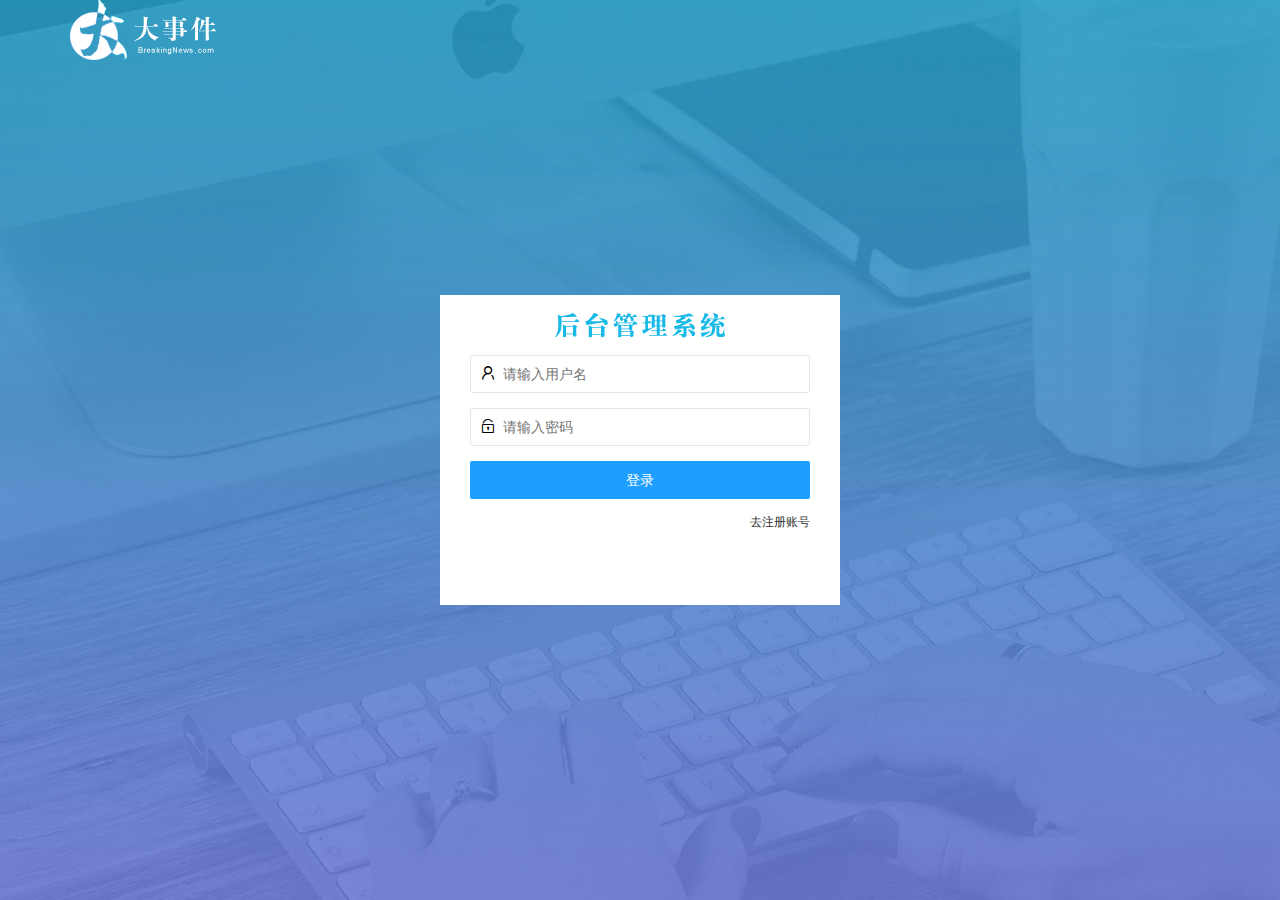
<file: login.html>
<!DOCTYPE html>
<html lang="en">

<head>
    <meta charset="UTF-8">
    <meta http-equiv="X-UA-Compatible" content="IE=edge">
    <meta name="viewport" content="width=device-width, initial-scale=1.0">
    <title>大事件-登录/注册</title>
    <link rel="stylesheet" href="assets/lib/layui/css/layui.css" />
    <link rel="stylesheet" href="assets/css/login.css" />
</head>

<body>
    <!-- 头部logo区域 -->
    <div class="layui-main">
        <img src="assets/images/logo.png" alt="">
    </div>
    <!-- 登录注册区域 -->
    <div class="logibAndRegBox">
        <div class="title-box"></div>
        <!-- 登录的div -->
        <div class="login-box">
            <!-- 登录的表单 -->
            <form class="layui-form" id="form_login">
                <!-- 用户名 -->
                <div class="layui-form-item">
                    <i class="layui-icon layui-icon-username"></i>
                    <input type="text" name="username" required lay-verify="required" placeholder="请输入用户名" autocomplete="off" class="layui-input">
                </div>
                <!-- 密码 -->
                <div class="layui-form-item">
                    <i class="layui-icon  layui-icon-password"></i>
                    <input type="password" name="password" required lay-verify="required|pwd" placeholder="请输入密码" autocomplete="off" class="layui-input">
                </div>
                <!-- 登录按钮 -->
                <div class="layui-form-item">
                    <button class="layui-btn layui-btn-fluid layui-btn-normal" lay-submit>登录</button>
                </div>
                <div class="layui-form-item links">
                    <a href="javascript:;" id="link_reg">去注册账号</a>
                </div>
            </form>

        </div>
        <!-- 注册的div -->
        <div class="reg-box">
            <!-- 注册的表单 -->
            <form class="layui-form" id="form_reg">
                <!-- 用户名 -->
                <div class="layui-form-item">
                    <i class="layui-icon layui-icon-username"></i>
                    <input type="text" name="username" required lay-verify="required" placeholder="请输入用户名" autocomplete="off" class="layui-input">
                </div>
                <!-- 密码 -->
                <div class="layui-form-item">
                    <i class="layui-icon  layui-icon-password"></i>
                    <input type="password" name="password" required lay-verify="required|pwd" placeholder="请输入密码" autocomplete="off" class="layui-input">
                </div>
                <!-- 密码确认框 -->
                <div class="layui-form-item">
                    <i class="layui-icon  layui-icon-password"></i>
                    <input type="password" name="repassword" required lay-verify="required|pwd|repwd" placeholder="再次确认密码" autocomplete="off" class="layui-input">
                </div>
                <!-- 注册按钮 -->
                <div class="layui-form-item">
                    <button class="layui-btn layui-btn-fluid layui-btn-normal" lay-submit>注册</button>
                </div>
                <div class="layui-form-item links">
                    <a href="javascript:;" id="link_login">去登录</a>
                </div>
            </form>

        </div>
    </div>
    <!-- 导入Layui的js文件 -->
    <script src="assets/lib/layui/layui.all.js"></script>
    <!-- 导入jq -->
    <script src="assets/lib/jquery.js"></script>
    <script src="assets/js/baseAPI.js"></script>
    <script src="assets/js/login.js"></script>
</body>

</html>
</file>
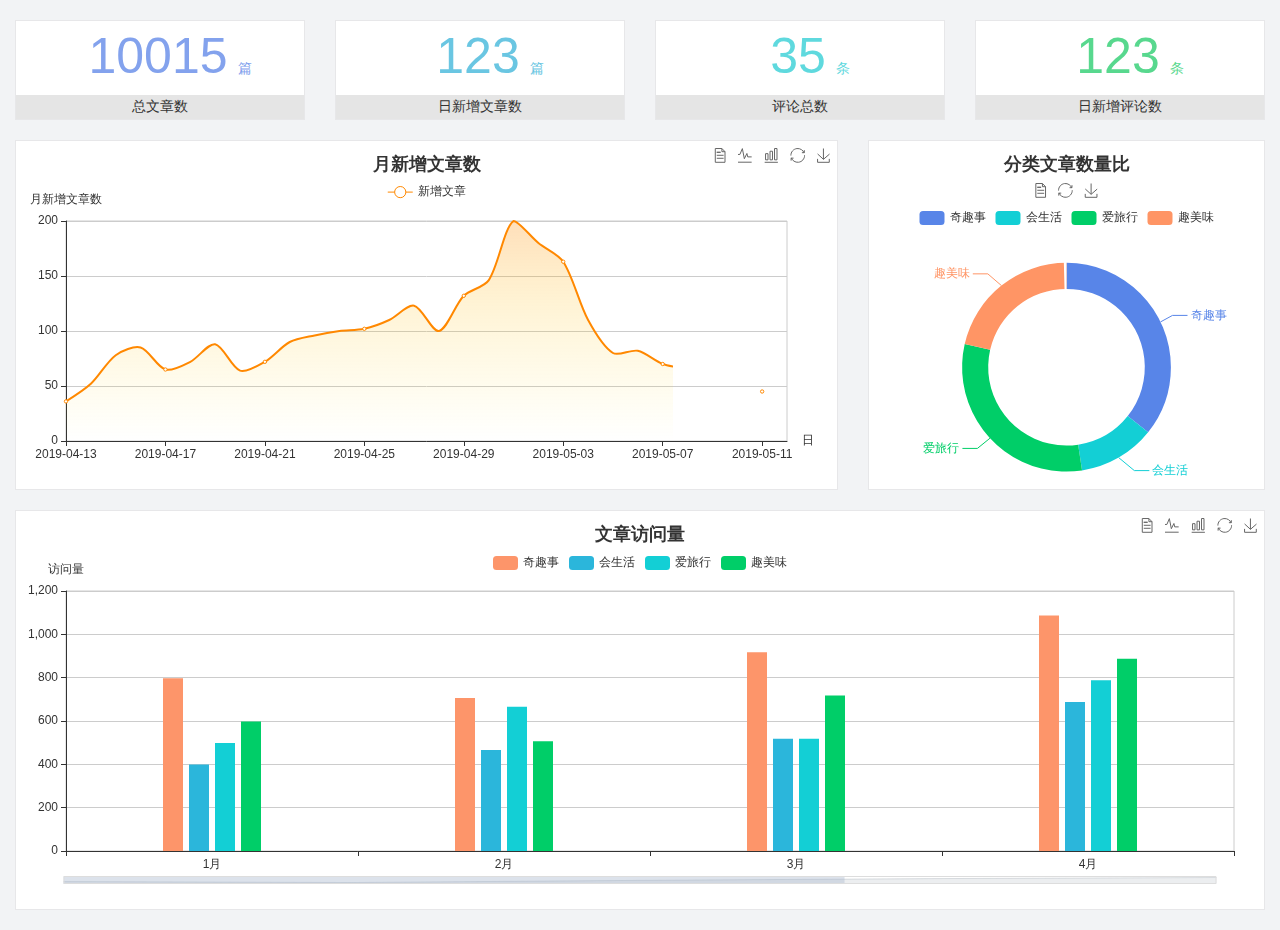
<file: home/dashboard.html>
<!DOCTYPE html>
<html lang="en">

<head>
  <meta charset="UTF-8">
  <meta name="viewport" content="width=device-width, initial-scale=1.0">
  <meta http-equiv="X-UA-Compatible" content="ie=edge">
  <title>图表统计</title>
  <link rel="stylesheet" href="../../assets/lib/bootstrap.css" />
  <link rel="stylesheet" href="../../assets/lib/main.css" />
  <script src="../../assets/lib/jquery.js"></script>
  <script type="text/javascript" src="../../assets/lib/echarts.min.js"></script>
</head>

<body>
  <div class="container-fluid">
    <div class="row spannel_list">
      <div class="col-sm-3 col-xs-6">
        <div class="spannel">
          <em>10015</em><span>篇</span>
          <b>总文章数</b>
        </div>
      </div>
      <div class="col-sm-3 col-xs-6">
        <div class="spannel scolor01">
          <em>123</em><span>篇</span>
          <b>日新增文章数</b>
        </div>
      </div>
      <div class="col-sm-3 col-xs-6">
        <div class="spannel scolor02">
          <em>35</em><span>条</span>
          <b>评论总数</b>
        </div>
      </div>
      <div class="col-sm-3 col-xs-6">
        <div class="spannel scolor03">
          <em>123</em><span>条</span>
          <b>日新增评论数</b>
        </div>
      </div>
    </div>
  </div>

  <div class="container-fluid">
    <div class="row curve-pie">
      <div class="col-lg-8 col-md-8">
        <div class="gragh_pannel" id="curve_show"></div>
      </div>
      <div class="col-lg-4 col-md-4">
        <div class="gragh_pannel" id="pie_show"></div>
      </div>
    </div>
  </div>

  <div class="container-fluid">
    <div class="column_pannel" id="column_show"></div>
  </div>

  <script>
    var oChart = echarts.init(document.getElementById('curve_show'));
    var aList_all = [
      { 'count': 36, 'date': '2019-04-13' },
      { 'count': 52, 'date': '2019-04-14' },
      { 'count': 78, 'date': '2019-04-15' },
      { 'count': 85, 'date': '2019-04-16' },
      { 'count': 65, 'date': '2019-04-17' },
      { 'count': 72, 'date': '2019-04-18' },
      { 'count': 88, 'date': '2019-04-19' },
      { 'count': 64, 'date': '2019-04-20' },
      { 'count': 72, 'date': '2019-04-21' },
      { 'count': 90, 'date': '2019-04-22' },
      { 'count': 96, 'date': '2019-04-23' },
      { 'count': 100, 'date': '2019-04-24' },
      { 'count': 102, 'date': '2019-04-25' },
      { 'count': 110, 'date': '2019-04-26' },
      { 'count': 123, 'date': '2019-04-27' },
      { 'count': 100, 'date': '2019-04-28' },
      { 'count': 132, 'date': '2019-04-29' },
      { 'count': 146, 'date': '2019-04-30' },
      { 'count': 200, 'date': '2019-05-01' },
      { 'count': 180, 'date': '2019-05-02' },
      { 'count': 163, 'date': '2019-05-03' },
      { 'count': 110, 'date': '2019-05-04' },
      { 'count': 80, 'date': '2019-05-05' },
      { 'count': 82, 'date': '2019-05-06' },
      { 'count': 70, 'date': '2019-05-07' },
      { 'count': 65, 'date': '2019-05-08' },
      { 'count': 54, 'date': '2019-05-09' },
      { 'count': 40, 'date': '2019-05-10' },
      { 'count': 45, 'date': '2019-05-11' },
      { 'count': 38, 'date': '2019-05-12' },
    ];

    let aCount = [];
    let aDate = [];

    for (var i = 0; i < aList_all.length; i++) {
      aCount.push(aList_all[i].count);
      aDate.push(aList_all[i].date);
    }

    var chartopt = {
      title: {
        text: '月新增文章数',
        left: 'center',
        top: '10'
      },
      tooltip: {
        trigger: 'axis'
      },
      legend: {
        data: ['新增文章'],
        top: '40'
      },
      toolbox: {
        show: true,
        feature: {
          mark: { show: true },
          dataView: { show: true, readOnly: false },
          magicType: { show: true, type: ['line', 'bar'] },
          restore: { show: true },
          saveAsImage: { show: true }
        }
      },
      calculable: true,
      xAxis: [
        {
          name: '日',
          type: 'category',
          boundaryGap: false,
          data: aDate
        }
      ],
      yAxis: [
        {
          name: '月新增文章数',
          type: 'value'
        }
      ],
      series: [
        {
          name: '新增文章',
          type: 'line',
          smooth: true,
          itemStyle: { normal: { areaStyle: { type: 'default' }, color: '#f80' }, lineStyle: { color: '#f80' } },
          data: aCount
        }],
      areaStyle: {
        normal: {
          color: new echarts.graphic.LinearGradient(0, 0, 0, 1, [{
            offset: 0,
            color: 'rgba(255,136,0,0.39)'
          }, {
            offset: .34,
            color: 'rgba(255,180,0,0.25)'
          }, {
            offset: 1,
            color: 'rgba(255,222,0,0.00)'
          }])

        }
      },
      grid: {
        show: true,
        x: 50,
        x2: 50,
        y: 80,
        height: 220
      }
    };

    oChart.setOption(chartopt);


    var oPie = echarts.init(document.getElementById('pie_show'));
    var oPieopt =
    {
      title: {
        top: 10,
        text: '分类文章数量比',
        x: 'center'
      },
      tooltip: {
        trigger: 'item',
        formatter: "{a} <br/>{b} : {c} ({d}%)"
      },
      color: ['#5885e8', '#13cfd5', '#00ce68', '#ff9565'],
      legend: {
        x: 'center',
        top: 65,
        data: ['奇趣事', '会生活', '爱旅行', '趣美味']
      },
      toolbox: {
        show: true,
        x: 'center',
        top: 35,
        feature: {
          mark: { show: true },
          dataView: { show: true, readOnly: false },
          magicType: {
            show: true,
            type: ['pie', 'funnel'],
            option: {
              funnel: {
                x: '25%',
                width: '50%',
                funnelAlign: 'left',
                max: 1548
              }
            }
          },
          restore: { show: true },
          saveAsImage: { show: true }
        }
      },
      calculable: true,
      series: [
        {
          name: '访问来源',
          type: 'pie',
          radius: ['45%', '60%'],
          center: ['50%', '65%'],
          data: [
            { value: 300, name: '奇趣事' },
            { value: 100, name: '会生活' },
            { value: 260, name: '爱旅行' },
            { value: 180, name: '趣美味' }
          ]
        }
      ]
    };
    oPie.setOption(oPieopt);



    var oColumn = this.echarts.init(document.getElementById('column_show'));
    var oColumnopt =
    {
      title: {
        text: '文章访问量',
        left: 'center',
        top: '10'
      },
      tooltip: {
        trigger: 'axis'
      },
      legend: {
        data: ['奇趣事', '会生活', '爱旅行', '趣美味'],
        top: '40'
      },
      toolbox: {
        show: true,
        feature: {
          mark: { show: true },
          dataView: { show: true, readOnly: false },
          magicType: { show: true, type: ['line', 'bar'] },
          restore: { show: true },
          saveAsImage: { show: true }
        }
      },
      calculable: true,
      xAxis: [
        {
          type: 'category',
          data: ['1月', '2月', '3月', '4月', '5月']
        }
      ],
      yAxis: [
        {
          name: '访问量',
          type: 'value'
        }
      ],
      series: [
        {
          name: '奇趣事',
          type: 'bar',
          barWidth: 20,
          itemStyle: {
            normal: { areaStyle: { type: 'default' }, color: '#fd956a' }
          },
          data: [800, 708, 920, 1090, 1200]
        },
        {
          name: '会生活',
          type: 'bar',
          barWidth: 20,
          itemStyle: {
            normal: { areaStyle: { type: 'default' }, color: '#2bb6db' }
          },
          data: [400, 468, 520, 690, 800]
        },
        {
          name: '爱旅行',
          type: 'bar',
          barWidth: 20,
          itemStyle: {
            normal: { areaStyle: { type: 'default' }, color: '#13cfd5' }
          },
          data: [500, 668, 520, 790, 900]
        },
        {
          name: '趣美味',
          type: 'bar',
          barWidth: 20,
          itemStyle: {
            normal: { areaStyle: { type: 'default' }, color: '#00ce68' }
          },
          data: [600, 508, 720, 890, 1000]
        }
      ],
      grid: {
        show: true,
        x: 50,
        x2: 30,
        y: 80,
        height: 260
      },
      dataZoom: [//给x轴设置滚动条
        {
          start: 0,//默认为0
          end: 100 - 1000 / 31,//默认为100
          type: 'slider',
          show: true,
          xAxisIndex: [0],
          handleSize: 0,//滑动条的 左右2个滑动条的大小
          height: 8,//组件高度
          left: 45, //左边的距离
          right: 50,//右边的距离
          bottom: 26,//右边的距离
          handleColor: '#ddd',//h滑动图标的颜色
          handleStyle: {
            borderColor: "#cacaca",
            borderWidth: "1",
            shadowBlur: 2,
            background: "#ddd",
            shadowColor: "#ddd",
          }
        }]
    };
    oColumn.setOption(oColumnopt);
  </script>
</body>

</html>
</file>
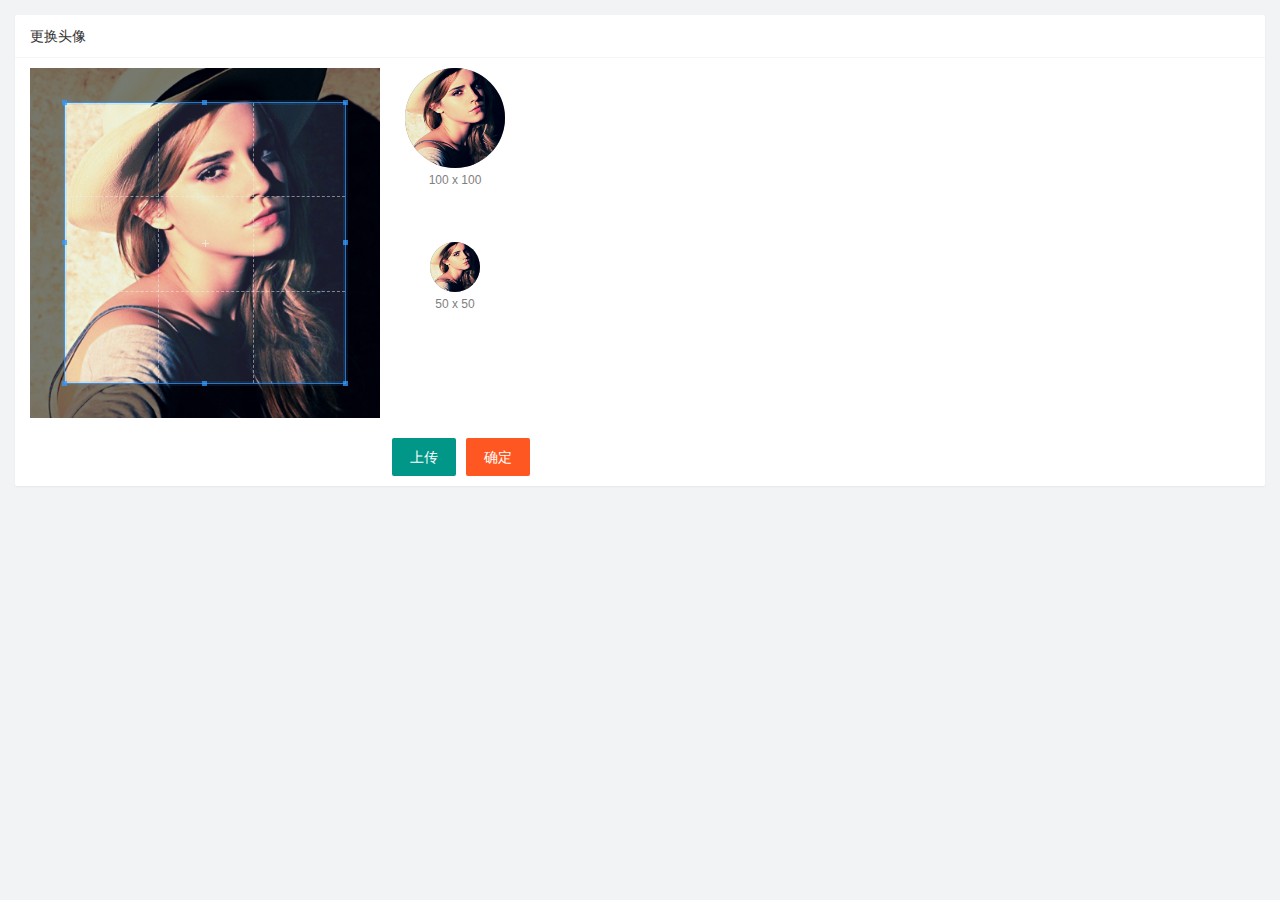
<file: user/user_avatar.html>
<!DOCTYPE html>
<html lang="en">

<head>
    <meta charset="UTF-8">
    <meta http-equiv="X-UA-Compatible" content="IE=edge">
    <meta name="viewport" content="width=device-width, initial-scale=1.0">
    <title>Document</title>
    <link rel="stylesheet" href="../assets/lib/layui/css/layui.css">
    <link rel="stylesheet" href="../assets/lib/cropper/cropper.css">
    <link rel="stylesheet" href="../assets/css/user/user_avatar.css">
</head>

<body>
    <!-- 卡片区域 -->
    <div class="layui-card">
        <div class="layui-card-header">更换头像</div>
        <div class="layui-card-body">
            <!-- 第一行的图片裁剪和预览区域 -->
            <div class="row1">
                <!-- 图片裁剪区域 -->
                <div class="cropper-box">
                    <!-- 这个 img 标签很重要，将来会把它初始化为裁剪区域 -->
                    <img id="image" src="../assets/images/sample.jpg" />
                </div>
                <!-- 图片的预览区域 -->
                <div class="preview-box">
                    <div>
                        <!-- 宽高为 100px 的预览区域 -->
                        <div class="img-preview w100"></div>
                        <p class="size">100 x 100</p>
                    </div>
                    <div>
                        <!-- 宽高为 50px 的预览区域 -->
                        <div class="img-preview w50"></div>
                        <p class="size">50 x 50</p>
                    </div>
                </div>
            </div>

            <!-- 第二行的按钮区域 -->
            <div class="row2">
                <!-- 通过 accept 属性，可以指定，允许用户选择什么类型的文件 -->
                <input type="file" id="file" accept="image/png,image/jpeg" />
                <button type="button" class="layui-btn" id="btnChooseImage">上传</button>
                <button type="button" class="layui-btn layui-btn-danger" id="btnUpload">确定</button>
            </div>
        </div>
    </div>
    <script src="../assets/lib/layui/layui.all.js"></script>
    <script src="../assets/lib/jquery.js"></script>
    <script src="../assets/lib/cropper/Cropper.js"></script>
    <script src="../assets/lib/cropper/jquery-cropper.js"></script>
    <script src="../assets/js/baseAPI.js"></script>
    <script src="../assets/js/user/user_avatar.js"></script>
</body>

</html>
</file>
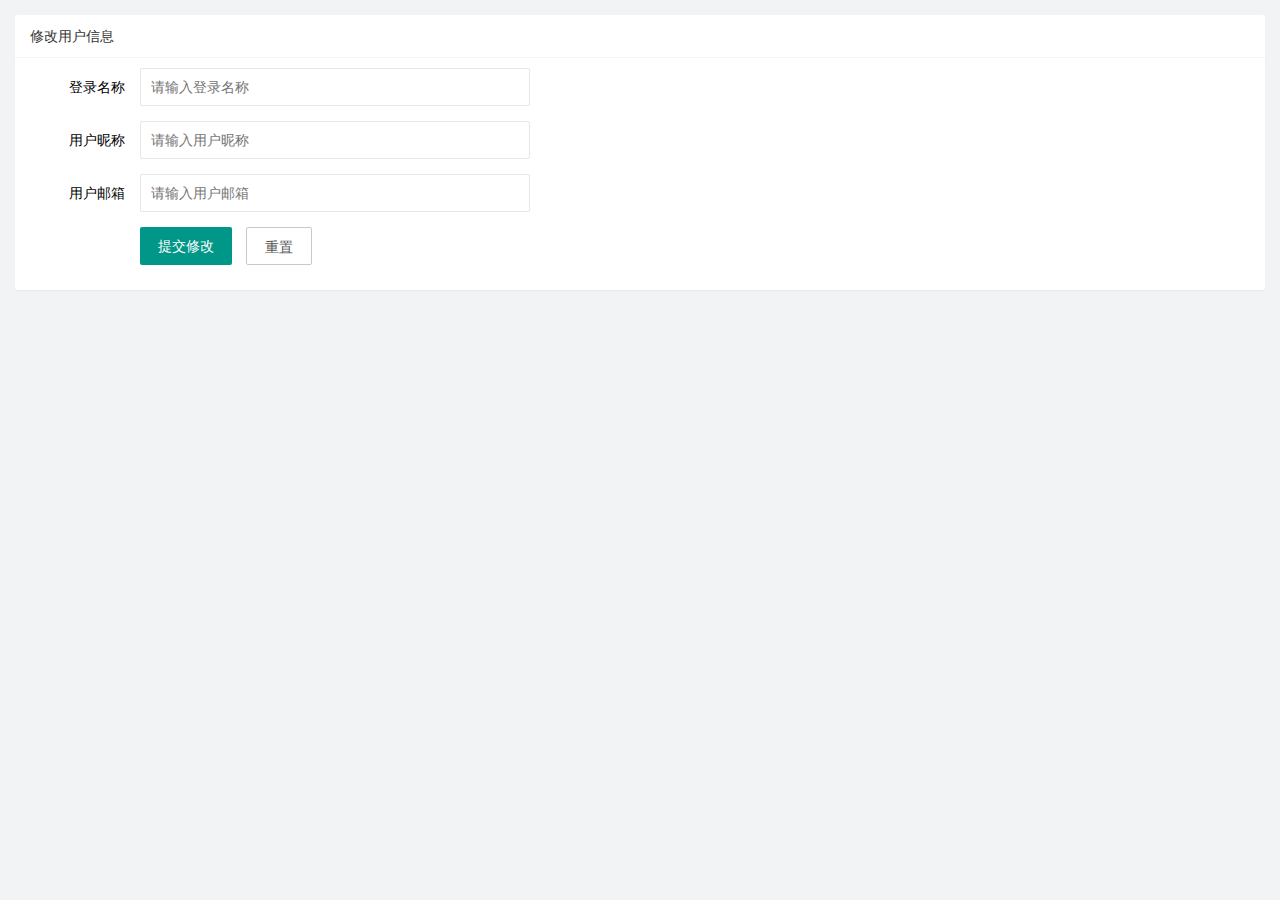
<file: user/user_info.html>
<!DOCTYPE html>
<html lang="en">

<head>
    <meta charset="UTF-8">
    <meta http-equiv="X-UA-Compatible" content="IE=edge">
    <meta name="viewport" content="width=device-width, initial-scale=1.0">
    <title>Document</title>
    <!-- 导入layui样式 -->
    <link rel="stylesheet" href="../assets/lib/layui/css/layui.css">
    <!-- 导入自己的css样式 -->
    <link rel="stylesheet" href="../assets/css/user/usre_info.css">
</head>

<body>
    <!-- 卡片区域 -->
    <div class="layui-card">
        <div class="layui-card-header">修改用户信息</div>
        <div class="layui-card-body">
            <!-- form表单区域 -->
            <form class="layui-form" lay-filter="formUserInfo">
                <!-- 这是隐藏域 -->
                <input type="hidden" name="id" />
                <div class="layui-form-item">
                    <label class="layui-form-label">登录名称</label>
                    <div class="layui-input-block">
                        <input type="text" name="username" required lay-verify="required" placeholder="请输入登录名称" autocomplete="off" class="layui-input" readonly>
                    </div>
                </div>
                <div class="layui-form-item">
                    <label class="layui-form-label">用户昵称</label>
                    <div class="layui-input-block">
                        <input type="text" name="nickname" required lay-verify="required|nickname" placeholder="请输入用户昵称" autocomplete="off" class="layui-input">
                    </div>
                </div>
                <div class="layui-form-item">
                    <label class="layui-form-label">用户邮箱</label>
                    <div class="layui-input-block">
                        <input type="text" name="email" required lay-verify="required|email" placeholder="请输入用户邮箱" autocomplete="off" class="layui-input">
                    </div>
                </div>
                <div class="layui-form-item">
                    <div class="layui-input-block">
                        <button class="layui-btn" lay-submit lay-filter="formDemo">提交修改</button>
                        <button type="reset" class="layui-btn layui-btn-primary" id="btnReset">重置</button>
                    </div>
                </div>
            </form>
        </div>
    </div>
    <!-- 导入layui的js文件 -->
    <script src="../assets/lib/layui/layui.all.js"></script>
    <!-- 导入jq -->
    <script src="../assets/lib/jquery.js"></script>
    <!-- 导入baseAPI -->
    <script src="../assets/js/baseAPI.js"></script>
    <!-- 导入自己的js -->
    <script src="../assets/js/user/user_info.js"></script>
</body>

</html>
</file>
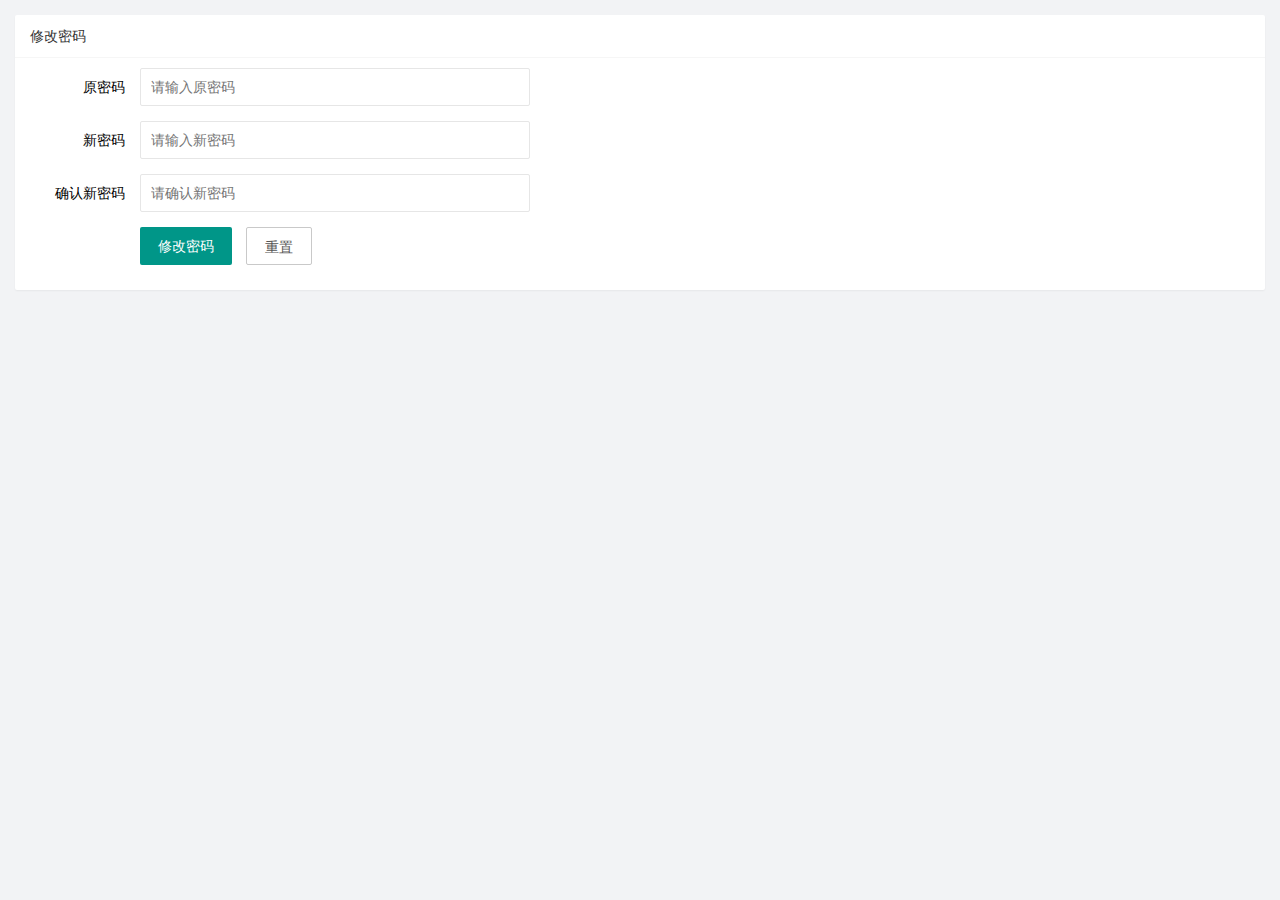
<file: user/user_pwd.html>
<!DOCTYPE html>
<html lang="en">

<head>
    <meta charset="UTF-8">
    <meta http-equiv="X-UA-Compatible" content="IE=edge">
    <meta name="viewport" content="width=device-width, initial-scale=1.0">
    <title>Document</title>
    <link rel="stylesheet" href="../assets/lib/layui/css/layui.css">
    <link rel="stylesheet" href="../assets/css/user/user_pwd.css">
</head>

<body>
    <!-- 卡片区域 -->
    <div class="layui-card">
        <div class="layui-card-header">修改密码</div>
        <div class="layui-card-body">
            <form class="layui-form" action="">
                <div class="layui-form-item">
                    <label class="layui-form-label">原密码</label>
                    <div class="layui-input-block">
                        <input type="password" name="oldPwd" required lay-verify="required|pwd" placeholder="请输入原密码" autocomplete="off" class="layui-input">
                    </div>
                </div>
                <div class="layui-form-item">
                    <label class="layui-form-label">新密码</label>
                    <div class="layui-input-block">
                        <input type="password" name="newPwd" required lay-verify="required|pwd|samePwd" placeholder="请输入新密码" autocomplete="off" class="layui-input">
                    </div>
                </div>
                <div class="layui-form-item">
                    <label class="layui-form-label">确认新密码</label>
                    <div class="layui-input-block">
                        <input type="password" name="rePwd" required lay-verify="required|pwd|rePwd" placeholder="请确认新密码" autocomplete="off" class="layui-input">
                    </div>
                </div>
                <div class="layui-form-item">
                    <div class="layui-input-block">
                        <button class="layui-btn" lay-submit lay-filter="formDemo">修改密码</button>
                        <button type="reset" class="layui-btn layui-btn-primary">重置</button>
                    </div>
                </div>
            </form>
        </div>
    </div>
    <!-- 导入layui的js文件 -->
    <script src="../assets/lib/layui/layui.all.js"></script>
    <!-- 导入jq -->
    <script src="../assets/lib/jquery.js"></script>
    <!-- 导入baseAPI的js文件 -->
    <script src="../assets/js/baseAPI.js"></script>
    <script src="../assets/js/user/user_pwd.js"></script>
</body>

</html>
</file>
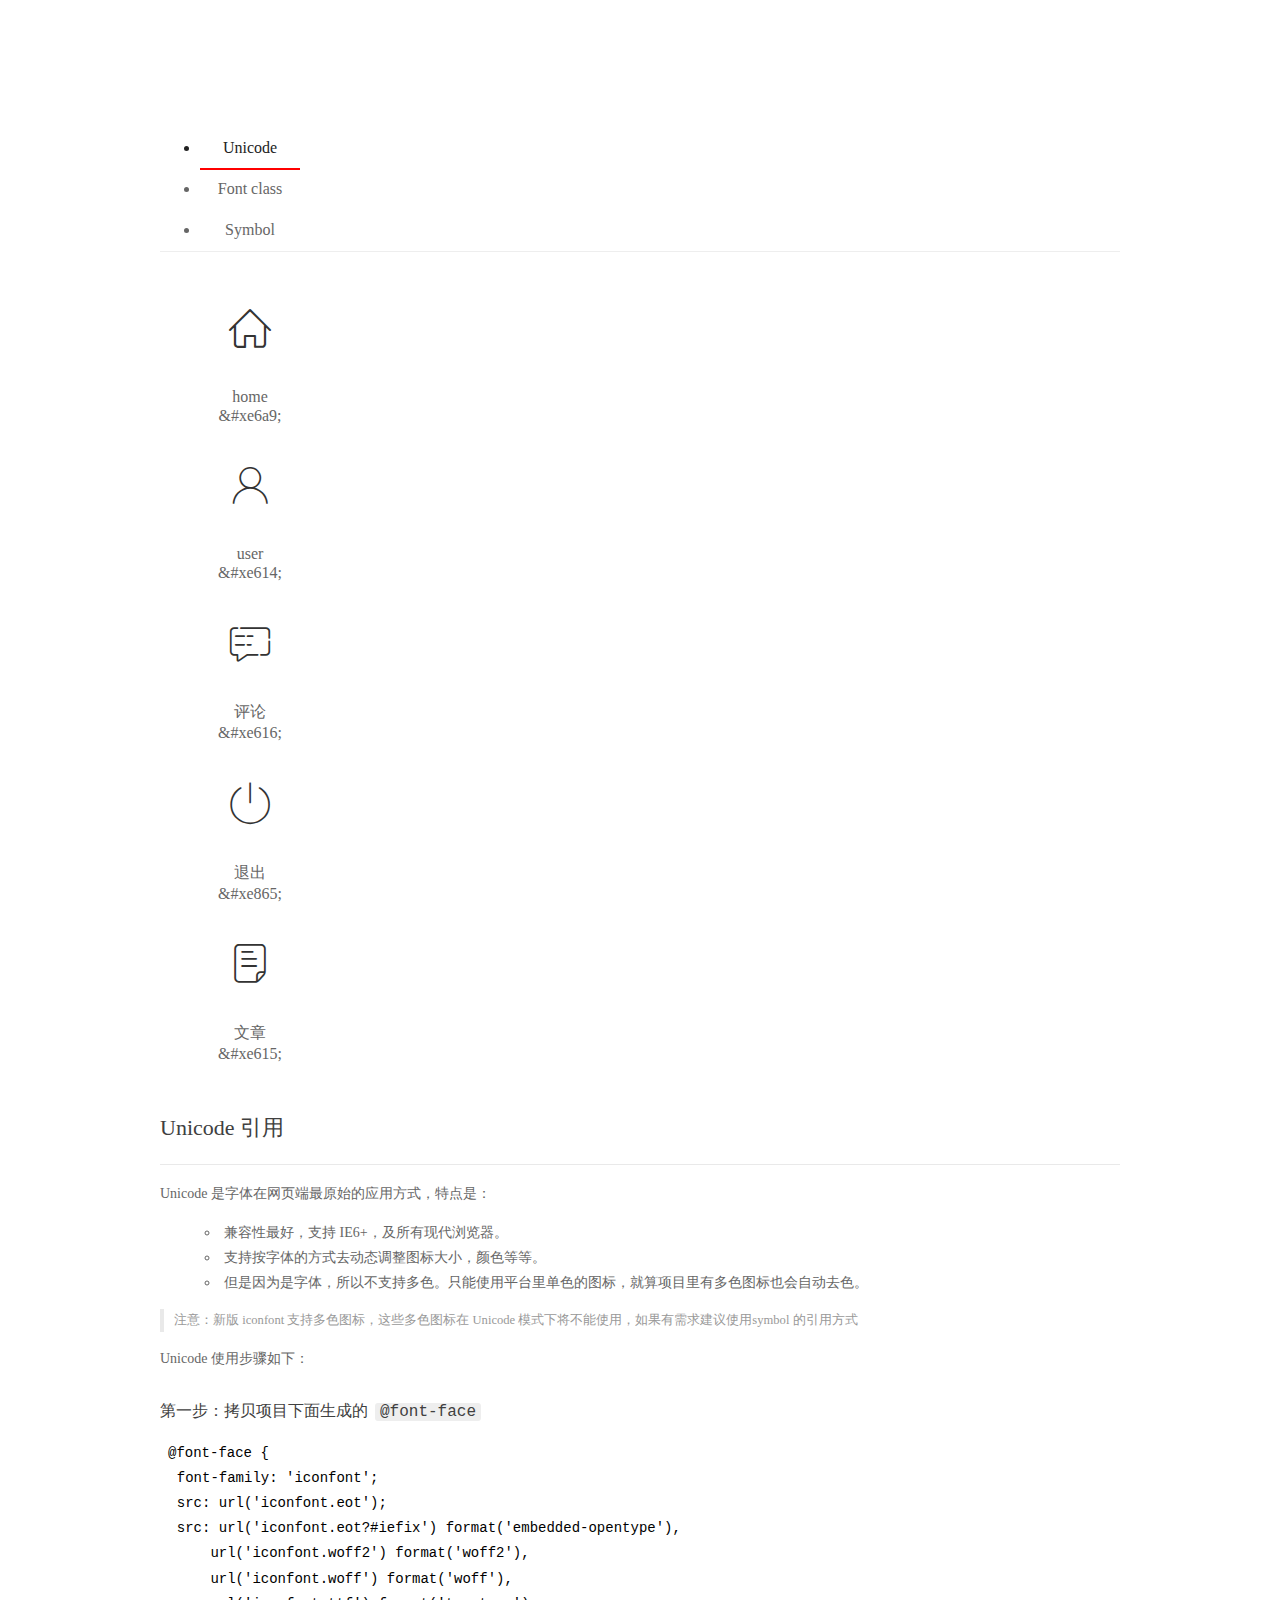
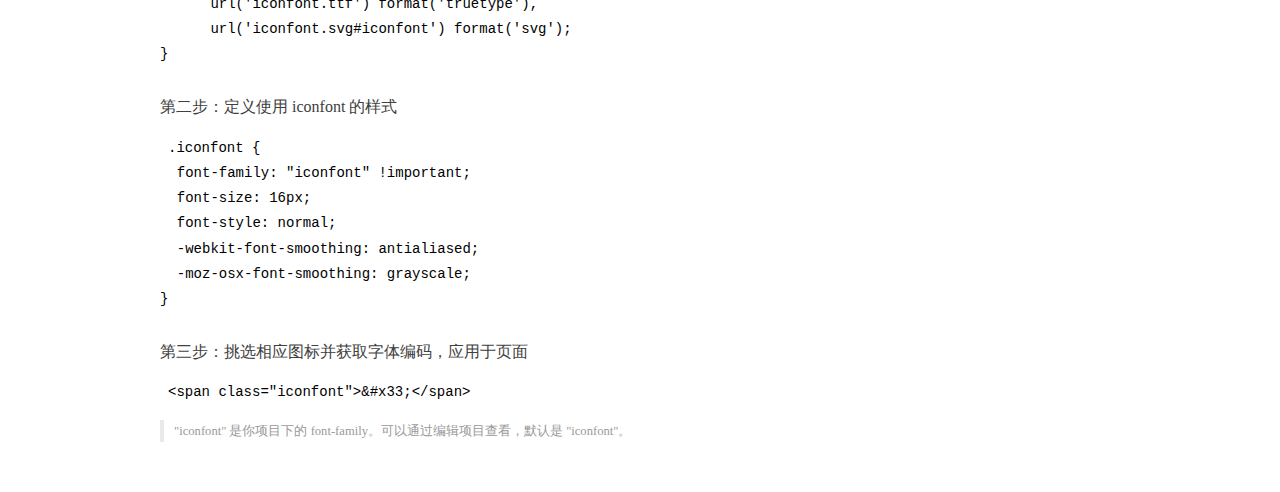
<file: assets/fonts/demo_index.html>
<!DOCTYPE html>
<html>
<head>
  <meta charset="utf-8"/>
  <title>IconFont Demo</title>
  <link rel="shortcut icon" href="https://gtms04.alicdn.com/tps/i4/TB1_oz6GVXXXXaFXpXXJDFnIXXX-64-64.ico" type="image/x-icon"/>
  <link rel="stylesheet" href="https://g.alicdn.com/thx/cube/1.3.2/cube.min.css">
  <link rel="stylesheet" href="demo.css">
  <link rel="stylesheet" href="iconfont.css">
  <script src="iconfont.js"></script>
  <!-- jQuery -->
  <script src="https://a1.alicdn.com/oss/uploads/2018/12/26/7bfddb60-08e8-11e9-9b04-53e73bb6408b.js"></script>
  <!-- 代码高亮 -->
  <script src="https://a1.alicdn.com/oss/uploads/2018/12/26/a3f714d0-08e6-11e9-8a15-ebf944d7534c.js"></script>
</head>
<body>
  <div class="main">
    <h1 class="logo"><a href="https://www.iconfont.cn/" title="iconfont 首页" target="_blank">&#xe86b;</a></h1>
    <div class="nav-tabs">
      <ul id="tabs" class="dib-box">
        <li class="dib active"><span>Unicode</span></li>
        <li class="dib"><span>Font class</span></li>
        <li class="dib"><span>Symbol</span></li>
      </ul>
      
    </div>
    <div class="tab-container">
      <div class="content unicode" style="display: block;">
          <ul class="icon_lists dib-box">
          
            <li class="dib">
              <span class="icon iconfont">&#xe6a9;</span>
                <div class="name">home</div>
                <div class="code-name">&amp;#xe6a9;</div>
              </li>
          
            <li class="dib">
              <span class="icon iconfont">&#xe614;</span>
                <div class="name">user</div>
                <div class="code-name">&amp;#xe614;</div>
              </li>
          
            <li class="dib">
              <span class="icon iconfont">&#xe616;</span>
                <div class="name">评论</div>
                <div class="code-name">&amp;#xe616;</div>
              </li>
          
            <li class="dib">
              <span class="icon iconfont">&#xe865;</span>
                <div class="name">退出</div>
                <div class="code-name">&amp;#xe865;</div>
              </li>
          
            <li class="dib">
              <span class="icon iconfont">&#xe615;</span>
                <div class="name">文章</div>
                <div class="code-name">&amp;#xe615;</div>
              </li>
          
          </ul>
          <div class="article markdown">
          <h2 id="unicode-">Unicode 引用</h2>
          <hr>

          <p>Unicode 是字体在网页端最原始的应用方式，特点是：</p>
          <ul>
            <li>兼容性最好，支持 IE6+，及所有现代浏览器。</li>
            <li>支持按字体的方式去动态调整图标大小，颜色等等。</li>
            <li>但是因为是字体，所以不支持多色。只能使用平台里单色的图标，就算项目里有多色图标也会自动去色。</li>
          </ul>
          <blockquote>
            <p>注意：新版 iconfont 支持多色图标，这些多色图标在 Unicode 模式下将不能使用，如果有需求建议使用symbol 的引用方式</p>
          </blockquote>
          <p>Unicode 使用步骤如下：</p>
          <h3 id="-font-face">第一步：拷贝项目下面生成的 <code>@font-face</code></h3>
<pre><code class="language-css"
>@font-face {
  font-family: 'iconfont';
  src: url('iconfont.eot');
  src: url('iconfont.eot?#iefix') format('embedded-opentype'),
      url('iconfont.woff2') format('woff2'),
      url('iconfont.woff') format('woff'),
      url('iconfont.ttf') format('truetype'),
      url('iconfont.svg#iconfont') format('svg');
}
</code></pre>
          <h3 id="-iconfont-">第二步：定义使用 iconfont 的样式</h3>
<pre><code class="language-css"
>.iconfont {
  font-family: "iconfont" !important;
  font-size: 16px;
  font-style: normal;
  -webkit-font-smoothing: antialiased;
  -moz-osx-font-smoothing: grayscale;
}
</code></pre>
          <h3 id="-">第三步：挑选相应图标并获取字体编码，应用于页面</h3>
<pre>
<code class="language-html"
>&lt;span class="iconfont"&gt;&amp;#x33;&lt;/span&gt;
</code></pre>
          <blockquote>
            <p>"iconfont" 是你项目下的 font-family。可以通过编辑项目查看，默认是 "iconfont"。</p>
          </blockquote>
          </div>
      </div>
      <div class="content font-class">
        <ul class="icon_lists dib-box">
          
          <li class="dib">
            <span class="icon iconfont icon-home"></span>
            <div class="name">
              home
            </div>
            <div class="code-name">.icon-home
            </div>
          </li>
          
          <li class="dib">
            <span class="icon iconfont icon-user"></span>
            <div class="name">
              user
            </div>
            <div class="code-name">.icon-user
            </div>
          </li>
          
          <li class="dib">
            <span class="icon iconfont icon-pinglun"></span>
            <div class="name">
              评论
            </div>
            <div class="code-name">.icon-pinglun
            </div>
          </li>
          
          <li class="dib">
            <span class="icon iconfont icon-tuichu"></span>
            <div class="name">
              退出
            </div>
            <div class="code-name">.icon-tuichu
            </div>
          </li>
          
          <li class="dib">
            <span class="icon iconfont icon-16"></span>
            <div class="name">
              文章
            </div>
            <div class="code-name">.icon-16
            </div>
          </li>
          
        </ul>
        <div class="article markdown">
        <h2 id="font-class-">font-class 引用</h2>
        <hr>

        <p>font-class 是 Unicode 使用方式的一种变种，主要是解决 Unicode 书写不直观，语意不明确的问题。</p>
        <p>与 Unicode 使用方式相比，具有如下特点：</p>
        <ul>
          <li>兼容性良好，支持 IE8+，及所有现代浏览器。</li>
          <li>相比于 Unicode 语意明确，书写更直观。可以很容易分辨这个 icon 是什么。</li>
          <li>因为使用 class 来定义图标，所以当要替换图标时，只需要修改 class 里面的 Unicode 引用。</li>
          <li>不过因为本质上还是使用的字体，所以多色图标还是不支持的。</li>
        </ul>
        <p>使用步骤如下：</p>
        <h3 id="-fontclass-">第一步：引入项目下面生成的 fontclass 代码：</h3>
<pre><code class="language-html">&lt;link rel="stylesheet" href="./iconfont.css"&gt;
</code></pre>
        <h3 id="-">第二步：挑选相应图标并获取类名，应用于页面：</h3>
<pre><code class="language-html">&lt;span class="iconfont icon-xxx"&gt;&lt;/span&gt;
</code></pre>
        <blockquote>
          <p>"
            iconfont" 是你项目下的 font-family。可以通过编辑项目查看，默认是 "iconfont"。</p>
        </blockquote>
      </div>
      </div>
      <div class="content symbol">
          <ul class="icon_lists dib-box">
          
            <li class="dib">
                <svg class="icon svg-icon" aria-hidden="true">
                  <use xlink:href="#icon-home"></use>
                </svg>
                <div class="name">home</div>
                <div class="code-name">#icon-home</div>
            </li>
          
            <li class="dib">
                <svg class="icon svg-icon" aria-hidden="true">
                  <use xlink:href="#icon-user"></use>
                </svg>
                <div class="name">user</div>
                <div class="code-name">#icon-user</div>
            </li>
          
            <li class="dib">
                <svg class="icon svg-icon" aria-hidden="true">
                  <use xlink:href="#icon-pinglun"></use>
                </svg>
                <div class="name">评论</div>
                <div class="code-name">#icon-pinglun</div>
            </li>
          
            <li class="dib">
                <svg class="icon svg-icon" aria-hidden="true">
                  <use xlink:href="#icon-tuichu"></use>
                </svg>
                <div class="name">退出</div>
                <div class="code-name">#icon-tuichu</div>
            </li>
          
            <li class="dib">
                <svg class="icon svg-icon" aria-hidden="true">
                  <use xlink:href="#icon-16"></use>
                </svg>
                <div class="name">文章</div>
                <div class="code-name">#icon-16</div>
            </li>
          
          </ul>
          <div class="article markdown">
          <h2 id="symbol-">Symbol 引用</h2>
          <hr>

          <p>这是一种全新的使用方式，应该说这才是未来的主流，也是平台目前推荐的用法。相关介绍可以参考这篇<a href="">文章</a>
            这种用法其实是做了一个 SVG 的集合，与另外两种相比具有如下特点：</p>
          <ul>
            <li>支持多色图标了，不再受单色限制。</li>
            <li>通过一些技巧，支持像字体那样，通过 <code>font-size</code>, <code>color</code> 来调整样式。</li>
            <li>兼容性较差，支持 IE9+，及现代浏览器。</li>
            <li>浏览器渲染 SVG 的性能一般，还不如 png。</li>
          </ul>
          <p>使用步骤如下：</p>
          <h3 id="-symbol-">第一步：引入项目下面生成的 symbol 代码：</h3>
<pre><code class="language-html">&lt;script src="./iconfont.js"&gt;&lt;/script&gt;
</code></pre>
          <h3 id="-css-">第二步：加入通用 CSS 代码（引入一次就行）：</h3>
<pre><code class="language-html">&lt;style&gt;
.icon {
  width: 1em;
  height: 1em;
  vertical-align: -0.15em;
  fill: currentColor;
  overflow: hidden;
}
&lt;/style&gt;
</code></pre>
          <h3 id="-">第三步：挑选相应图标并获取类名，应用于页面：</h3>
<pre><code class="language-html">&lt;svg class="icon" aria-hidden="true"&gt;
  &lt;use xlink:href="#icon-xxx"&gt;&lt;/use&gt;
&lt;/svg&gt;
</code></pre>
          </div>
      </div>

    </div>
  </div>
  <script>
  $(document).ready(function () {
      $('.tab-container .content:first').show()

      $('#tabs li').click(function (e) {
        var tabContent = $('.tab-container .content')
        var index = $(this).index()

        if ($(this).hasClass('active')) {
          return
        } else {
          $('#tabs li').removeClass('active')
          $(this).addClass('active')

          tabContent.hide().eq(index).fadeIn()
        }
      })
    })
  </script>
</body>
</html>
</file>
<file: assets/lib/layui/css/layui.css>
/** layui-v2.5.5 MIT License By https://www.layui.com */
 .layui-inline,img{display:inline-block;vertical-align:middle}h1,h2,h3,h4,h5,h6{font-weight:400}.layui-edge,.layui-header,.layui-inline,.layui-main{position:relative}.layui-body,.layui-edge,.layui-elip{overflow:hidden}.layui-btn,.layui-edge,.layui-inline,img{vertical-align:middle}.layui-btn,.layui-disabled,.layui-icon,.layui-unselect{-moz-user-select:none;-webkit-user-select:none;-ms-user-select:none}.layui-elip,.layui-form-checkbox span,.layui-form-pane .layui-form-label{text-overflow:ellipsis;white-space:nowrap}.layui-breadcrumb,.layui-tree-btnGroup{visibility:hidden}blockquote,body,button,dd,div,dl,dt,form,h1,h2,h3,h4,h5,h6,input,li,ol,p,pre,td,textarea,th,ul{margin:0;padding:0;-webkit-tap-highlight-color:rgba(0,0,0,0)}a:active,a:hover{outline:0}img{border:none}li{list-style:none}table{border-collapse:collapse;border-spacing:0}h4,h5,h6{font-size:100%}button,input,optgroup,option,select,textarea{font-family:inherit;font-size:inherit;font-style:inherit;font-weight:inherit;outline:0}pre{white-space:pre-wrap;white-space:-moz-pre-wrap;white-space:-pre-wrap;white-space:-o-pre-wrap;word-wrap:break-word}body{line-height:24px;font:14px Helvetica Neue,Helvetica,PingFang SC,Tahoma,Arial,sans-serif}hr{height:1px;margin:10px 0;border:0;clear:both}a{color:#333;text-decoration:none}a:hover{color:#777}a cite{font-style:normal;*cursor:pointer}.layui-border-box,.layui-border-box *{box-sizing:border-box}.layui-box,.layui-box *{box-sizing:content-box}.layui-clear{clear:both;*zoom:1}.layui-clear:after{content:'\20';clear:both;*zoom:1;display:block;height:0}.layui-inline{*display:inline;*zoom:1}.layui-edge{display:inline-block;width:0;height:0;border-width:6px;border-style:dashed;border-color:transparent}.layui-edge-top{top:-4px;border-bottom-color:#999;border-bottom-style:solid}.layui-edge-right{border-left-color:#999;border-left-style:solid}.layui-edge-bottom{top:2px;border-top-color:#999;border-top-style:solid}.layui-edge-left{border-right-color:#999;border-right-style:solid}.layui-disabled,.layui-disabled:hover{color:#d2d2d2!important;cursor:not-allowed!important}.layui-circle{border-radius:100%}.layui-show{display:block!important}.layui-hide{display:none!important}@font-face{font-family:layui-icon;src:url(../font/iconfont.eot?v=250);src:url(../font/iconfont.eot?v=250#iefix) format('embedded-opentype'),url(../font/iconfont.woff2?v=250) format('woff2'),url(../font/iconfont.woff?v=250) format('woff'),url(../font/iconfont.ttf?v=250) format('truetype'),url(../font/iconfont.svg?v=250#layui-icon) format('svg')}.layui-icon{font-family:layui-icon!important;font-size:16px;font-style:normal;-webkit-font-smoothing:antialiased;-moz-osx-font-smoothing:grayscale}.layui-icon-reply-fill:before{content:"\e611"}.layui-icon-set-fill:before{content:"\e614"}.layui-icon-menu-fill:before{content:"\e60f"}.layui-icon-search:before{content:"\e615"}.layui-icon-share:before{content:"\e641"}.layui-icon-set-sm:before{content:"\e620"}.layui-icon-engine:before{content:"\e628"}.layui-icon-close:before{content:"\1006"}.layui-icon-close-fill:before{content:"\1007"}.layui-icon-chart-screen:before{content:"\e629"}.layui-icon-star:before{content:"\e600"}.layui-icon-circle-dot:before{content:"\e617"}.layui-icon-chat:before{content:"\e606"}.layui-icon-release:before{content:"\e609"}.layui-icon-list:before{content:"\e60a"}.layui-icon-chart:before{content:"\e62c"}.layui-icon-ok-circle:before{content:"\1005"}.layui-icon-layim-theme:before{content:"\e61b"}.layui-icon-table:before{content:"\e62d"}.layui-icon-right:before{content:"\e602"}.layui-icon-left:before{content:"\e603"}.layui-icon-cart-simple:before{content:"\e698"}.layui-icon-face-cry:before{content:"\e69c"}.layui-icon-face-smile:before{content:"\e6af"}.layui-icon-survey:before{content:"\e6b2"}.layui-icon-tree:before{content:"\e62e"}.layui-icon-upload-circle:before{content:"\e62f"}.layui-icon-add-circle:before{content:"\e61f"}.layui-icon-download-circle:before{content:"\e601"}.layui-icon-templeate-1:before{content:"\e630"}.layui-icon-util:before{content:"\e631"}.layui-icon-face-surprised:before{content:"\e664"}.layui-icon-edit:before{content:"\e642"}.layui-icon-speaker:before{content:"\e645"}.layui-icon-down:before{content:"\e61a"}.layui-icon-file:before{content:"\e621"}.layui-icon-layouts:before{content:"\e632"}.layui-icon-rate-half:before{content:"\e6c9"}.layui-icon-add-circle-fine:before{content:"\e608"}.layui-icon-prev-circle:before{content:"\e633"}.layui-icon-read:before{content:"\e705"}.layui-icon-404:before{content:"\e61c"}.layui-icon-carousel:before{content:"\e634"}.layui-icon-help:before{content:"\e607"}.layui-icon-code-circle:before{content:"\e635"}.layui-icon-water:before{content:"\e636"}.layui-icon-username:before{content:"\e66f"}.layui-icon-find-fill:before{content:"\e670"}.layui-icon-about:before{content:"\e60b"}.layui-icon-location:before{content:"\e715"}.layui-icon-up:before{content:"\e619"}.layui-icon-pause:before{content:"\e651"}.layui-icon-date:before{content:"\e637"}.layui-icon-layim-uploadfile:before{content:"\e61d"}.layui-icon-delete:before{content:"\e640"}.layui-icon-play:before{content:"\e652"}.layui-icon-top:before{content:"\e604"}.layui-icon-friends:before{content:"\e612"}.layui-icon-refresh-3:before{content:"\e9aa"}.layui-icon-ok:before{content:"\e605"}.layui-icon-layer:before{content:"\e638"}.layui-icon-face-smile-fine:before{content:"\e60c"}.layui-icon-dollar:before{content:"\e659"}.layui-icon-group:before{content:"\e613"}.layui-icon-layim-download:before{content:"\e61e"}.layui-icon-picture-fine:before{content:"\e60d"}.layui-icon-link:before{content:"\e64c"}.layui-icon-diamond:before{content:"\e735"}.layui-icon-log:before{content:"\e60e"}.layui-icon-rate-solid:before{content:"\e67a"}.layui-icon-fonts-del:before{content:"\e64f"}.layui-icon-unlink:before{content:"\e64d"}.layui-icon-fonts-clear:before{content:"\e639"}.layui-icon-triangle-r:before{content:"\e623"}.layui-icon-circle:before{content:"\e63f"}.layui-icon-radio:before{content:"\e643"}.layui-icon-align-center:before{content:"\e647"}.layui-icon-align-right:before{content:"\e648"}.layui-icon-align-left:before{content:"\e649"}.layui-icon-loading-1:before{content:"\e63e"}.layui-icon-return:before{content:"\e65c"}.layui-icon-fonts-strong:before{content:"\e62b"}.layui-icon-upload:before{content:"\e67c"}.layui-icon-dialogue:before{content:"\e63a"}.layui-icon-video:before{content:"\e6ed"}.layui-icon-headset:before{content:"\e6fc"}.layui-icon-cellphone-fine:before{content:"\e63b"}.layui-icon-add-1:before{content:"\e654"}.layui-icon-face-smile-b:before{content:"\e650"}.layui-icon-fonts-html:before{content:"\e64b"}.layui-icon-form:before{content:"\e63c"}.layui-icon-cart:before{content:"\e657"}.layui-icon-camera-fill:before{content:"\e65d"}.layui-icon-tabs:before{content:"\e62a"}.layui-icon-fonts-code:before{content:"\e64e"}.layui-icon-fire:before{content:"\e756"}.layui-icon-set:before{content:"\e716"}.layui-icon-fonts-u:before{content:"\e646"}.layui-icon-triangle-d:before{content:"\e625"}.layui-icon-tips:before{content:"\e702"}.layui-icon-picture:before{content:"\e64a"}.layui-icon-more-vertical:before{content:"\e671"}.layui-icon-flag:before{content:"\e66c"}.layui-icon-loading:before{content:"\e63d"}.layui-icon-fonts-i:before{content:"\e644"}.layui-icon-refresh-1:before{content:"\e666"}.layui-icon-rmb:before{content:"\e65e"}.layui-icon-home:before{content:"\e68e"}.layui-icon-user:before{content:"\e770"}.layui-icon-notice:before{content:"\e667"}.layui-icon-login-weibo:before{content:"\e675"}.layui-icon-voice:before{content:"\e688"}.layui-icon-upload-drag:before{content:"\e681"}.layui-icon-login-qq:before{content:"\e676"}.layui-icon-snowflake:before{content:"\e6b1"}.layui-icon-file-b:before{content:"\e655"}.layui-icon-template:before{content:"\e663"}.layui-icon-auz:before{content:"\e672"}.layui-icon-console:before{content:"\e665"}.layui-icon-app:before{content:"\e653"}.layui-icon-prev:before{content:"\e65a"}.layui-icon-website:before{content:"\e7ae"}.layui-icon-next:before{content:"\e65b"}.layui-icon-component:before{content:"\e857"}.layui-icon-more:before{content:"\e65f"}.layui-icon-login-wechat:before{content:"\e677"}.layui-icon-shrink-right:before{content:"\e668"}.layui-icon-spread-left:before{content:"\e66b"}.layui-icon-camera:before{content:"\e660"}.layui-icon-note:before{content:"\e66e"}.layui-icon-refresh:before{content:"\e669"}.layui-icon-female:before{content:"\e661"}.layui-icon-male:before{content:"\e662"}.layui-icon-password:before{content:"\e673"}.layui-icon-senior:before{content:"\e674"}.layui-icon-theme:before{content:"\e66a"}.layui-icon-tread:before{content:"\e6c5"}.layui-icon-praise:before{content:"\e6c6"}.layui-icon-star-fill:before{content:"\e658"}.layui-icon-rate:before{content:"\e67b"}.layui-icon-template-1:before{content:"\e656"}.layui-icon-vercode:before{content:"\e679"}.layui-icon-cellphone:before{content:"\e678"}.layui-icon-screen-full:before{content:"\e622"}.layui-icon-screen-restore:before{content:"\e758"}.layui-icon-cols:before{content:"\e610"}.layui-icon-export:before{content:"\e67d"}.layui-icon-print:before{content:"\e66d"}.layui-icon-slider:before{content:"\e714"}.layui-icon-addition:before{content:"\e624"}.layui-icon-subtraction:before{content:"\e67e"}.layui-icon-service:before{content:"\e626"}.layui-icon-transfer:before{content:"\e691"}.layui-main{width:1140px;margin:0 auto}.layui-header{z-index:1000;height:60px}.layui-header a:hover{transition:all .5s;-webkit-transition:all .5s}.layui-side{position:fixed;left:0;top:0;bottom:0;z-index:999;width:200px;overflow-x:hidden}.layui-side-scroll{position:relative;width:220px;height:100%;overflow-x:hidden}.layui-body{position:absolute;left:200px;right:0;top:0;bottom:0;z-index:998;width:auto;overflow-y:auto;box-sizing:border-box}.layui-layout-body{overflow:hidden}.layui-layout-admin .layui-header{background-color:#23262E}.layui-layout-admin .layui-side{top:60px;width:200px;overflow-x:hidden}.layui-layout-admin .layui-body{position:fixed;top:60px;bottom:44px}.layui-layout-admin .layui-main{width:auto;margin:0 15px}.layui-layout-admin .layui-footer{position:fixed;left:200px;right:0;bottom:0;height:44px;line-height:44px;padding:0 15px;background-color:#eee}.layui-layout-admin .layui-logo{position:absolute;left:0;top:0;width:200px;height:100%;line-height:60px;text-align:center;color:#009688;font-size:16px}.layui-layout-admin .layui-header .layui-nav{background:0 0}.layui-layout-left{position:absolute!important;left:200px;top:0}.layui-layout-right{position:absolute!important;right:0;top:0}.layui-container{position:relative;margin:0 auto;padding:0 15px;box-sizing:border-box}.layui-fluid{position:relative;margin:0 auto;padding:0 15px}.layui-row:after,.layui-row:before{content:'';display:block;clear:both}.layui-col-lg1,.layui-col-lg10,.layui-col-lg11,.layui-col-lg12,.layui-col-lg2,.layui-col-lg3,.layui-col-lg4,.layui-col-lg5,.layui-col-lg6,.layui-col-lg7,.layui-col-lg8,.layui-col-lg9,.layui-col-md1,.layui-col-md10,.layui-col-md11,.layui-col-md12,.layui-col-md2,.layui-col-md3,.layui-col-md4,.layui-col-md5,.layui-col-md6,.layui-col-md7,.layui-col-md8,.layui-col-md9,.layui-col-sm1,.layui-col-sm10,.layui-col-sm11,.layui-col-sm12,.layui-col-sm2,.layui-col-sm3,.layui-col-sm4,.layui-col-sm5,.layui-col-sm6,.layui-col-sm7,.layui-col-sm8,.layui-col-sm9,.layui-col-xs1,.layui-col-xs10,.layui-col-xs11,.layui-col-xs12,.layui-col-xs2,.layui-col-xs3,.layui-col-xs4,.layui-col-xs5,.layui-col-xs6,.layui-col-xs7,.layui-col-xs8,.layui-col-xs9{position:relative;display:block;box-sizing:border-box}.layui-col-xs1,.layui-col-xs10,.layui-col-xs11,.layui-col-xs12,.layui-col-xs2,.layui-col-xs3,.layui-col-xs4,.layui-col-xs5,.layui-col-xs6,.layui-col-xs7,.layui-col-xs8,.layui-col-xs9{float:left}.layui-col-xs1{width:8.33333333%}.layui-col-xs2{width:16.66666667%}.layui-col-xs3{width:25%}.layui-col-xs4{width:33.33333333%}.layui-col-xs5{width:41.66666667%}.layui-col-xs6{width:50%}.layui-col-xs7{width:58.33333333%}.layui-col-xs8{width:66.66666667%}.layui-col-xs9{width:75%}.layui-col-xs10{width:83.33333333%}.layui-col-xs11{width:91.66666667%}.layui-col-xs12{width:100%}.layui-col-xs-offset1{margin-left:8.33333333%}.layui-col-xs-offset2{margin-left:16.66666667%}.layui-col-xs-offset3{margin-left:25%}.layui-col-xs-offset4{margin-left:33.33333333%}.layui-col-xs-offset5{margin-left:41.66666667%}.layui-col-xs-offset6{margin-left:50%}.layui-col-xs-offset7{margin-left:58.33333333%}.layui-col-xs-offset8{margin-left:66.66666667%}.layui-col-xs-offset9{margin-left:75%}.layui-col-xs-offset10{margin-left:83.33333333%}.layui-col-xs-offset11{margin-left:91.66666667%}.layui-col-xs-offset12{margin-left:100%}@media screen and (max-width:768px){.layui-hide-xs{display:none!important}.layui-show-xs-block{display:block!important}.layui-show-xs-inline{display:inline!important}.layui-show-xs-inline-block{display:inline-block!important}}@media screen and (min-width:768px){.layui-container{width:750px}.layui-hide-sm{display:none!important}.layui-show-sm-block{display:block!important}.layui-show-sm-inline{display:inline!important}.layui-show-sm-inline-block{display:inline-block!important}.layui-col-sm1,.layui-col-sm10,.layui-col-sm11,.layui-col-sm12,.layui-col-sm2,.layui-col-sm3,.layui-col-sm4,.layui-col-sm5,.layui-col-sm6,.layui-col-sm7,.layui-col-sm8,.layui-col-sm9{float:left}.layui-col-sm1{width:8.33333333%}.layui-col-sm2{width:16.66666667%}.layui-col-sm3{width:25%}.layui-col-sm4{width:33.33333333%}.layui-col-sm5{width:41.66666667%}.layui-col-sm6{width:50%}.layui-col-sm7{width:58.33333333%}.layui-col-sm8{width:66.66666667%}.layui-col-sm9{width:75%}.layui-col-sm10{width:83.33333333%}.layui-col-sm11{width:91.66666667%}.layui-col-sm12{width:100%}.layui-col-sm-offset1{margin-left:8.33333333%}.layui-col-sm-offset2{margin-left:16.66666667%}.layui-col-sm-offset3{margin-left:25%}.layui-col-sm-offset4{margin-left:33.33333333%}.layui-col-sm-offset5{margin-left:41.66666667%}.layui-col-sm-offset6{margin-left:50%}.layui-col-sm-offset7{margin-left:58.33333333%}.layui-col-sm-offset8{margin-left:66.66666667%}.layui-col-sm-offset9{margin-left:75%}.layui-col-sm-offset10{margin-left:83.33333333%}.layui-col-sm-offset11{margin-left:91.66666667%}.layui-col-sm-offset12{margin-left:100%}}@media screen and (min-width:992px){.layui-container{width:970px}.layui-hide-md{display:none!important}.layui-show-md-block{display:block!important}.layui-show-md-inline{display:inline!important}.layui-show-md-inline-block{display:inline-block!important}.layui-col-md1,.layui-col-md10,.layui-col-md11,.layui-col-md12,.layui-col-md2,.layui-col-md3,.layui-col-md4,.layui-col-md5,.layui-col-md6,.layui-col-md7,.layui-col-md8,.layui-col-md9{float:left}.layui-col-md1{width:8.33333333%}.layui-col-md2{width:16.66666667%}.layui-col-md3{width:25%}.layui-col-md4{width:33.33333333%}.layui-col-md5{width:41.66666667%}.layui-col-md6{width:50%}.layui-col-md7{width:58.33333333%}.layui-col-md8{width:66.66666667%}.layui-col-md9{width:75%}.layui-col-md10{width:83.33333333%}.layui-col-md11{width:91.66666667%}.layui-col-md12{width:100%}.layui-col-md-offset1{margin-left:8.33333333%}.layui-col-md-offset2{margin-left:16.66666667%}.layui-col-md-offset3{margin-left:25%}.layui-col-md-offset4{margin-left:33.33333333%}.layui-col-md-offset5{margin-left:41.66666667%}.layui-col-md-offset6{margin-left:50%}.layui-col-md-offset7{margin-left:58.33333333%}.layui-col-md-offset8{margin-left:66.66666667%}.layui-col-md-offset9{margin-left:75%}.layui-col-md-offset10{margin-left:83.33333333%}.layui-col-md-offset11{margin-left:91.66666667%}.layui-col-md-offset12{margin-left:100%}}@media screen and (min-width:1200px){.layui-container{width:1170px}.layui-hide-lg{display:none!important}.layui-show-lg-block{display:block!important}.layui-show-lg-inline{display:inline!important}.layui-show-lg-inline-block{display:inline-block!important}.layui-col-lg1,.layui-col-lg10,.layui-col-lg11,.layui-col-lg12,.layui-col-lg2,.layui-col-lg3,.layui-col-lg4,.layui-col-lg5,.layui-col-lg6,.layui-col-lg7,.layui-col-lg8,.layui-col-lg9{float:left}.layui-col-lg1{width:8.33333333%}.layui-col-lg2{width:16.66666667%}.layui-col-lg3{width:25%}.layui-col-lg4{width:33.33333333%}.layui-col-lg5{width:41.66666667%}.layui-col-lg6{width:50%}.layui-col-lg7{width:58.33333333%}.layui-col-lg8{width:66.66666667%}.layui-col-lg9{width:75%}.layui-col-lg10{width:83.33333333%}.layui-col-lg11{width:91.66666667%}.layui-col-lg12{width:100%}.layui-col-lg-offset1{margin-left:8.33333333%}.layui-col-lg-offset2{margin-left:16.66666667%}.layui-col-lg-offset3{margin-left:25%}.layui-col-lg-offset4{margin-left:33.33333333%}.layui-col-lg-offset5{margin-left:41.66666667%}.layui-col-lg-offset6{margin-left:50%}.layui-col-lg-offset7{margin-left:58.33333333%}.layui-col-lg-offset8{margin-left:66.66666667%}.layui-col-lg-offset9{margin-left:75%}.layui-col-lg-offset10{margin-left:83.33333333%}.layui-col-lg-offset11{margin-left:91.66666667%}.layui-col-lg-offset12{margin-left:100%}}.layui-col-space1{margin:-.5px}.layui-col-space1>*{padding:.5px}.layui-col-space3{margin:-1.5px}.layui-col-space3>*{padding:1.5px}.layui-col-space5{margin:-2.5px}.layui-col-space5>*{padding:2.5px}.layui-col-space8{margin:-3.5px}.layui-col-space8>*{padding:3.5px}.layui-col-space10{margin:-5px}.layui-col-space10>*{padding:5px}.layui-col-space12{margin:-6px}.layui-col-space12>*{padding:6px}.layui-col-space15{margin:-7.5px}.layui-col-space15>*{padding:7.5px}.layui-col-space18{margin:-9px}.layui-col-space18>*{padding:9px}.layui-col-space20{margin:-10px}.layui-col-space20>*{padding:10px}.layui-col-space22{margin:-11px}.layui-col-space22>*{padding:11px}.layui-col-space25{margin:-12.5px}.layui-col-space25>*{padding:12.5px}.layui-col-space30{margin:-15px}.layui-col-space30>*{padding:15px}.layui-btn,.layui-input,.layui-select,.layui-textarea,.layui-upload-button{outline:0;-webkit-appearance:none;transition:all .3s;-webkit-transition:all .3s;box-sizing:border-box}.layui-elem-quote{margin-bottom:10px;padding:15px;line-height:22px;border-left:5px solid #009688;border-radius:0 2px 2px 0;background-color:#f2f2f2}.layui-quote-nm{border-style:solid;border-width:1px 1px 1px 5px;background:0 0}.layui-elem-field{margin-bottom:10px;padding:0;border-width:1px;border-style:solid}.layui-elem-field legend{margin-left:20px;padding:0 10px;font-size:20px;font-weight:300}.layui-field-title{margin:10px 0 20px;border-width:1px 0 0}.layui-field-box{padding:10px 15px}.layui-field-title .layui-field-box{padding:10px 0}.layui-progress{position:relative;height:6px;border-radius:20px;background-color:#e2e2e2}.layui-progress-bar{position:absolute;left:0;top:0;width:0;max-width:100%;height:6px;border-radius:20px;text-align:right;background-color:#5FB878;transition:all .3s;-webkit-transition:all .3s}.layui-progress-big,.layui-progress-big .layui-progress-bar{height:18px;line-height:18px}.layui-progress-text{position:relative;top:-20px;line-height:18px;font-size:12px;color:#666}.layui-progress-big .layui-progress-text{position:static;padding:0 10px;color:#fff}.layui-collapse{border-width:1px;border-style:solid;border-radius:2px}.layui-colla-content,.layui-colla-item{border-top-width:1px;border-top-style:solid}.layui-colla-item:first-child{border-top:none}.layui-colla-title{position:relative;height:42px;line-height:42px;padding:0 15px 0 35px;color:#333;background-color:#f2f2f2;cursor:pointer;font-size:14px;overflow:hidden}.layui-colla-content{display:none;padding:10px 15px;line-height:22px;color:#666}.layui-colla-icon{position:absolute;left:15px;top:0;font-size:14px}.layui-card{margin-bottom:15px;border-radius:2px;background-color:#fff;box-shadow:0 1px 2px 0 rgba(0,0,0,.05)}.layui-card:last-child{margin-bottom:0}.layui-card-header{position:relative;height:42px;line-height:42px;padding:0 15px;border-bottom:1px solid #f6f6f6;color:#333;border-radius:2px 2px 0 0;font-size:14px}.layui-bg-black,.layui-bg-blue,.layui-bg-cyan,.layui-bg-green,.layui-bg-orange,.layui-bg-red{color:#fff!important}.layui-card-body{position:relative;padding:10px 15px;line-height:24px}.layui-card-body[pad15]{padding:15px}.layui-card-body[pad20]{padding:20px}.layui-card-body .layui-table{margin:5px 0}.layui-card .layui-tab{margin:0}.layui-panel-window{position:relative;padding:15px;border-radius:0;border-top:5px solid #E6E6E6;background-color:#fff}.layui-auxiliar-moving{position:fixed;left:0;right:0;top:0;bottom:0;width:100%;height:100%;background:0 0;z-index:9999999999}.layui-form-label,.layui-form-mid,.layui-form-select,.layui-input-block,.layui-input-inline,.layui-textarea{position:relative}.layui-bg-red{background-color:#FF5722!important}.layui-bg-orange{background-color:#FFB800!important}.layui-bg-green{background-color:#009688!important}.layui-bg-cyan{background-color:#2F4056!important}.layui-bg-blue{background-color:#1E9FFF!important}.layui-bg-black{background-color:#393D49!important}.layui-bg-gray{background-color:#eee!important;color:#666!important}.layui-badge-rim,.layui-colla-content,.layui-colla-item,.layui-collapse,.layui-elem-field,.layui-form-pane .layui-form-item[pane],.layui-form-pane .layui-form-label,.layui-input,.layui-layedit,.layui-layedit-tool,.layui-quote-nm,.layui-select,.layui-tab-bar,.layui-tab-card,.layui-tab-title,.layui-tab-title .layui-this:after,.layui-textarea{border-color:#e6e6e6}.layui-timeline-item:before,hr{background-color:#e6e6e6}.layui-text{line-height:22px;font-size:14px;color:#666}.layui-text h1,.layui-text h2,.layui-text h3{font-weight:500;color:#333}.layui-text h1{font-size:30px}.layui-text h2{font-size:24px}.layui-text h3{font-size:18px}.layui-text a:not(.layui-btn){color:#01AAED}.layui-text a:not(.layui-btn):hover{text-decoration:underline}.layui-text ul{padding:5px 0 5px 15px}.layui-text ul li{margin-top:5px;list-style-type:disc}.layui-text em,.layui-word-aux{color:#999!important;padding:0 5px!important}.layui-btn{display:inline-block;height:38px;line-height:38px;padding:0 18px;background-color:#009688;color:#fff;white-space:nowrap;text-align:center;font-size:14px;border:none;border-radius:2px;cursor:pointer}.layui-btn:hover{opacity:.8;filter:alpha(opacity=80);color:#fff}.layui-btn:active{opacity:1;filter:alpha(opacity=100)}.layui-btn+.layui-btn{margin-left:10px}.layui-btn-container{font-size:0}.layui-btn-container .layui-btn{margin-right:10px;margin-bottom:10px}.layui-btn-container .layui-btn+.layui-btn{margin-left:0}.layui-table .layui-btn-container .layui-btn{margin-bottom:9px}.layui-btn-radius{border-radius:100px}.layui-btn .layui-icon{margin-right:3px;font-size:18px;vertical-align:bottom;vertical-align:middle\9}.layui-btn-primary{border:1px solid #C9C9C9;background-color:#fff;color:#555}.layui-btn-primary:hover{border-color:#009688;color:#333}.layui-btn-normal{background-color:#1E9FFF}.layui-btn-warm{background-color:#FFB800}.layui-btn-danger{background-color:#FF5722}.layui-btn-checked{background-color:#5FB878}.layui-btn-disabled,.layui-btn-disabled:active,.layui-btn-disabled:hover{border:1px solid #e6e6e6;background-color:#FBFBFB;color:#C9C9C9;cursor:not-allowed;opacity:1}.layui-btn-lg{height:44px;line-height:44px;padding:0 25px;font-size:16px}.layui-btn-sm{height:30px;line-height:30px;padding:0 10px;font-size:12px}.layui-btn-sm i{font-size:16px!important}.layui-btn-xs{height:22px;line-height:22px;padding:0 5px;font-size:12px}.layui-btn-xs i{font-size:14px!important}.layui-btn-group{display:inline-block;vertical-align:middle;font-size:0}.layui-btn-group .layui-btn{margin-left:0!important;margin-right:0!important;border-left:1px solid rgba(255,255,255,.5);border-radius:0}.layui-btn-group .layui-btn-primary{border-left:none}.layui-btn-group .layui-btn-primary:hover{border-color:#C9C9C9;color:#009688}.layui-btn-group .layui-btn:first-child{border-left:none;border-radius:2px 0 0 2px}.layui-btn-group .layui-btn-primary:first-child{border-left:1px solid #c9c9c9}.layui-btn-group .layui-btn:last-child{border-radius:0 2px 2px 0}.layui-btn-group .layui-btn+.layui-btn{margin-left:0}.layui-btn-group+.layui-btn-group{margin-left:10px}.layui-btn-fluid{width:100%}.layui-input,.layui-select,.layui-textarea{height:38px;line-height:1.3;line-height:38px\9;border-width:1px;border-style:solid;background-color:#fff;border-radius:2px}.layui-input::-webkit-input-placeholder,.layui-select::-webkit-input-placeholder,.layui-textarea::-webkit-input-placeholder{line-height:1.3}.layui-input,.layui-textarea{display:block;width:100%;padding-left:10px}.layui-input:hover,.layui-textarea:hover{border-color:#D2D2D2!important}.layui-input:focus,.layui-textarea:focus{border-color:#C9C9C9!important}.layui-textarea{min-height:100px;height:auto;line-height:20px;padding:6px 10px;resize:vertical}.layui-select{padding:0 10px}.layui-form input[type=checkbox],.layui-form input[type=radio],.layui-form select{display:none}.layui-form [lay-ignore]{display:initial}.layui-form-item{margin-bottom:15px;clear:both;*zoom:1}.layui-form-item:after{content:'\20';clear:both;*zoom:1;display:block;height:0}.layui-form-label{float:left;display:block;padding:9px 15px;width:80px;font-weight:400;line-height:20px;text-align:right}.layui-form-label-col{display:block;float:none;padding:9px 0;line-height:20px;text-align:left}.layui-form-item .layui-inline{margin-bottom:5px;margin-right:10px}.layui-input-block{margin-left:110px;min-height:36px}.layui-input-inline{display:inline-block;vertical-align:middle}.layui-form-item .layui-input-inline{float:left;width:190px;margin-right:10px}.layui-form-text .layui-input-inline{width:auto}.layui-form-mid{float:left;display:block;padding:9px 0!important;line-height:20px;margin-right:10px}.layui-form-danger+.layui-form-select .layui-input,.layui-form-danger:focus{border-color:#FF5722!important}.layui-form-select .layui-input{padding-right:30px;cursor:pointer}.layui-form-select .layui-edge{position:absolute;right:10px;top:50%;margin-top:-3px;cursor:pointer;border-width:6px;border-top-color:#c2c2c2;border-top-style:solid;transition:all .3s;-webkit-transition:all .3s}.layui-form-select dl{display:none;position:absolute;left:0;top:42px;padding:5px 0;z-index:899;min-width:100%;border:1px solid #d2d2d2;max-height:300px;overflow-y:auto;background-color:#fff;border-radius:2px;box-shadow:0 2px 4px rgba(0,0,0,.12);box-sizing:border-box}.layui-form-select dl dd,.layui-form-select dl dt{padding:0 10px;line-height:36px;white-space:nowrap;overflow:hidden;text-overflow:ellipsis}.layui-form-select dl dt{font-size:12px;color:#999}.layui-form-select dl dd{cursor:pointer}.layui-form-select dl dd:hover{background-color:#f2f2f2;-webkit-transition:.5s all;transition:.5s all}.layui-form-select .layui-select-group dd{padding-left:20px}.layui-form-select dl dd.layui-select-tips{padding-left:10px!important;color:#999}.layui-form-select dl dd.layui-this{background-color:#5FB878;color:#fff}.layui-form-checkbox,.layui-form-select dl dd.layui-disabled{background-color:#fff}.layui-form-selected dl{display:block}.layui-form-checkbox,.layui-form-checkbox *,.layui-form-switch{display:inline-block;vertical-align:middle}.layui-form-selected .layui-edge{margin-top:-9px;-webkit-transform:rotate(180deg);transform:rotate(180deg);margin-top:-3px\9}:root .layui-form-selected .layui-edge{margin-top:-9px\0/IE9}.layui-form-selectup dl{top:auto;bottom:42px}.layui-select-none{margin:5px 0;text-align:center;color:#999}.layui-select-disabled .layui-disabled{border-color:#eee!important}.layui-select-disabled .layui-edge{border-top-color:#d2d2d2}.layui-form-checkbox{position:relative;height:30px;line-height:30px;margin-right:10px;padding-right:30px;cursor:pointer;font-size:0;-webkit-transition:.1s linear;transition:.1s linear;box-sizing:border-box}.layui-form-checkbox span{padding:0 10px;height:100%;font-size:14px;border-radius:2px 0 0 2px;background-color:#d2d2d2;color:#fff;overflow:hidden}.layui-form-checkbox:hover span{background-color:#c2c2c2}.layui-form-checkbox i{position:absolute;right:0;top:0;width:30px;height:28px;border:1px solid #d2d2d2;border-left:none;border-radius:0 2px 2px 0;color:#fff;font-size:20px;text-align:center}.layui-form-checkbox:hover i{border-color:#c2c2c2;color:#c2c2c2}.layui-form-checked,.layui-form-checked:hover{border-color:#5FB878}.layui-form-checked span,.layui-form-checked:hover span{background-color:#5FB878}.layui-form-checked i,.layui-form-checked:hover i{color:#5FB878}.layui-form-item .layui-form-checkbox{margin-top:4px}.layui-form-checkbox[lay-skin=primary]{height:auto!important;line-height:normal!important;min-width:18px;min-height:18px;border:none!important;margin-right:0;padding-left:28px;padding-right:0;background:0 0}.layui-form-checkbox[lay-skin=primary] span{padding-left:0;padding-right:15px;line-height:18px;background:0 0;color:#666}.layui-form-checkbox[lay-skin=primary] i{right:auto;left:0;width:16px;height:16px;line-height:16px;border:1px solid #d2d2d2;font-size:12px;border-radius:2px;background-color:#fff;-webkit-transition:.1s linear;transition:.1s linear}.layui-form-checkbox[lay-skin=primary]:hover i{border-color:#5FB878;color:#fff}.layui-form-checked[lay-skin=primary] i{border-color:#5FB878!important;background-color:#5FB878;color:#fff}.layui-checkbox-disbaled[lay-skin=primary] span{background:0 0!important;color:#c2c2c2}.layui-checkbox-disbaled[lay-skin=primary]:hover i{border-color:#d2d2d2}.layui-form-item .layui-form-checkbox[lay-skin=primary]{margin-top:10px}.layui-form-switch{position:relative;height:22px;line-height:22px;min-width:35px;padding:0 5px;margin-top:8px;border:1px solid #d2d2d2;border-radius:20px;cursor:pointer;background-color:#fff;-webkit-transition:.1s linear;transition:.1s linear}.layui-form-switch i{position:absolute;left:5px;top:3px;width:16px;height:16px;border-radius:20px;background-color:#d2d2d2;-webkit-transition:.1s linear;transition:.1s linear}.layui-form-switch em{position:relative;top:0;width:25px;margin-left:21px;padding:0!important;text-align:center!important;color:#999!important;font-style:normal!important;font-size:12px}.layui-form-onswitch{border-color:#5FB878;background-color:#5FB878}.layui-checkbox-disbaled,.layui-checkbox-disbaled i{border-color:#e2e2e2!important}.layui-form-onswitch i{left:100%;margin-left:-21px;background-color:#fff}.layui-form-onswitch em{margin-left:5px;margin-right:21px;color:#fff!important}.layui-checkbox-disbaled span{background-color:#e2e2e2!important}.layui-checkbox-disbaled:hover i{color:#fff!important}[lay-radio]{display:none}.layui-form-radio,.layui-form-radio *{display:inline-block;vertical-align:middle}.layui-form-radio{line-height:28px;margin:6px 10px 0 0;padding-right:10px;cursor:pointer;font-size:0}.layui-form-radio *{font-size:14px}.layui-form-radio>i{margin-right:8px;font-size:22px;color:#c2c2c2}.layui-form-radio>i:hover,.layui-form-radioed>i{color:#5FB878}.layui-radio-disbaled>i{color:#e2e2e2!important}.layui-form-pane .layui-form-label{width:110px;padding:8px 15px;height:38px;line-height:20px;border-width:1px;border-style:solid;border-radius:2px 0 0 2px;text-align:center;background-color:#FBFBFB;overflow:hidden;box-sizing:border-box}.layui-form-pane .layui-input-inline{margin-left:-1px}.layui-form-pane .layui-input-block{margin-left:110px;left:-1px}.layui-form-pane .layui-input{border-radius:0 2px 2px 0}.layui-form-pane .layui-form-text .layui-form-label{float:none;width:100%;border-radius:2px;box-sizing:border-box;text-align:left}.layui-form-pane .layui-form-text .layui-input-inline{display:block;margin:0;top:-1px;clear:both}.layui-form-pane .layui-form-text .layui-input-block{margin:0;left:0;top:-1px}.layui-form-pane .layui-form-text .layui-textarea{min-height:100px;border-radius:0 0 2px 2px}.layui-form-pane .layui-form-checkbox{margin:4px 0 4px 10px}.layui-form-pane .layui-form-radio,.layui-form-pane .layui-form-switch{margin-top:6px;margin-left:10px}.layui-form-pane .layui-form-item[pane]{position:relative;border-width:1px;border-style:solid}.layui-form-pane .layui-form-item[pane] .layui-form-label{position:absolute;left:0;top:0;height:100%;border-width:0 1px 0 0}.layui-form-pane .layui-form-item[pane] .layui-input-inline{margin-left:110px}@media screen and (max-width:450px){.layui-form-item .layui-form-label{text-overflow:ellipsis;overflow:hidden;white-space:nowrap}.layui-form-item .layui-inline{display:block;margin-right:0;margin-bottom:20px;clear:both}.layui-form-item .layui-inline:after{content:'\20';clear:both;display:block;height:0}.layui-form-item .layui-input-inline{display:block;float:none;left:-3px;width:auto;margin:0 0 10px 112px}.layui-form-item .layui-input-inline+.layui-form-mid{margin-left:110px;top:-5px;padding:0}.layui-form-item .layui-form-checkbox{margin-right:5px;margin-bottom:5px}}.layui-layedit{border-width:1px;border-style:solid;border-radius:2px}.layui-layedit-tool{padding:3px 5px;border-bottom-width:1px;border-bottom-style:solid;font-size:0}.layedit-tool-fixed{position:fixed;top:0;border-top:1px solid #e2e2e2}.layui-layedit-tool .layedit-tool-mid,.layui-layedit-tool .layui-icon{display:inline-block;vertical-align:middle;text-align:center;font-size:14px}.layui-layedit-tool .layui-icon{position:relative;width:32px;height:30px;line-height:30px;margin:3px 5px;color:#777;cursor:pointer;border-radius:2px}.layui-layedit-tool .layui-icon:hover{color:#393D49}.layui-layedit-tool .layui-icon:active{color:#000}.layui-layedit-tool .layedit-tool-active{background-color:#e2e2e2;color:#000}.layui-layedit-tool .layui-disabled,.layui-layedit-tool .layui-disabled:hover{color:#d2d2d2;cursor:not-allowed}.layui-layedit-tool .layedit-tool-mid{width:1px;height:18px;margin:0 10px;background-color:#d2d2d2}.layedit-tool-html{width:50px!important;font-size:30px!important}.layedit-tool-b,.layedit-tool-code,.layedit-tool-help{font-size:16px!important}.layedit-tool-d,.layedit-tool-face,.layedit-tool-image,.layedit-tool-unlink{font-size:18px!important}.layedit-tool-image input{position:absolute;font-size:0;left:0;top:0;width:100%;height:100%;opacity:.01;filter:Alpha(opacity=1);cursor:pointer}.layui-layedit-iframe iframe{display:block;width:100%}#LAY_layedit_code{overflow:hidden}.layui-laypage{display:inline-block;*display:inline;*zoom:1;vertical-align:middle;margin:10px 0;font-size:0}.layui-laypage>a:first-child,.layui-laypage>a:first-child em{border-radius:2px 0 0 2px}.layui-laypage>a:last-child,.layui-laypage>a:last-child em{border-radius:0 2px 2px 0}.layui-laypage>:first-child{margin-left:0!important}.layui-laypage>:last-child{margin-right:0!important}.layui-laypage a,.layui-laypage button,.layui-laypage input,.layui-laypage select,.layui-laypage span{border:1px solid #e2e2e2}.layui-laypage a,.layui-laypage span{display:inline-block;*display:inline;*zoom:1;vertical-align:middle;padding:0 15px;height:28px;line-height:28px;margin:0 -1px 5px 0;background-color:#fff;color:#333;font-size:12px}.layui-flow-more a *,.layui-laypage input,.layui-table-view select[lay-ignore]{display:inline-block}.layui-laypage a:hover{color:#009688}.layui-laypage em{font-style:normal}.layui-laypage .layui-laypage-spr{color:#999;font-weight:700}.layui-laypage a{text-decoration:none}.layui-laypage .layui-laypage-curr{position:relative}.layui-laypage .layui-laypage-curr em{position:relative;color:#fff}.layui-laypage .layui-laypage-curr .layui-laypage-em{position:absolute;left:-1px;top:-1px;padding:1px;width:100%;height:100%;background-color:#009688}.layui-laypage-em{border-radius:2px}.layui-laypage-next em,.layui-laypage-prev em{font-family:Sim sun;font-size:16px}.layui-laypage .layui-laypage-count,.layui-laypage .layui-laypage-limits,.layui-laypage .layui-laypage-refresh,.layui-laypage .layui-laypage-skip{margin-left:10px;margin-right:10px;padding:0;border:none}.layui-laypage .layui-laypage-limits,.layui-laypage .layui-laypage-refresh{vertical-align:top}.layui-laypage .layui-laypage-refresh i{font-size:18px;cursor:pointer}.layui-laypage select{height:22px;padding:3px;border-radius:2px;cursor:pointer}.layui-laypage .layui-laypage-skip{height:30px;line-height:30px;color:#999}.layui-laypage button,.layui-laypage input{height:30px;line-height:30px;border-radius:2px;vertical-align:top;background-color:#fff;box-sizing:border-box}.layui-laypage input{width:40px;margin:0 10px;padding:0 3px;text-align:center}.layui-laypage input:focus,.layui-laypage select:focus{border-color:#009688!important}.layui-laypage button{margin-left:10px;padding:0 10px;cursor:pointer}.layui-table,.layui-table-view{margin:10px 0}.layui-flow-more{margin:10px 0;text-align:center;color:#999;font-size:14px}.layui-flow-more a{height:32px;line-height:32px}.layui-flow-more a *{vertical-align:top}.layui-flow-more a cite{padding:0 20px;border-radius:3px;background-color:#eee;color:#333;font-style:normal}.layui-flow-more a cite:hover{opacity:.8}.layui-flow-more a i{font-size:30px;color:#737383}.layui-table{width:100%;background-color:#fff;color:#666}.layui-table tr{transition:all .3s;-webkit-transition:all .3s}.layui-table th{text-align:left;font-weight:400}.layui-table tbody tr:hover,.layui-table thead tr,.layui-table-click,.layui-table-header,.layui-table-hover,.layui-table-mend,.layui-table-patch,.layui-table-tool,.layui-table-total,.layui-table-total tr,.layui-table[lay-even] tr:nth-child(even){background-color:#f2f2f2}.layui-table td,.layui-table th,.layui-table-col-set,.layui-table-fixed-r,.layui-table-grid-down,.layui-table-header,.layui-table-page,.layui-table-tips-main,.layui-table-tool,.layui-table-total,.layui-table-view,.layui-table[lay-skin=line],.layui-table[lay-skin=row]{border-width:1px;border-style:solid;border-color:#e6e6e6}.layui-table td,.layui-table th{position:relative;padding:9px 15px;min-height:20px;line-height:20px;font-size:14px}.layui-table[lay-skin=line] td,.layui-table[lay-skin=line] th{border-width:0 0 1px}.layui-table[lay-skin=row] td,.layui-table[lay-skin=row] th{border-width:0 1px 0 0}.layui-table[lay-skin=nob] td,.layui-table[lay-skin=nob] th{border:none}.layui-table img{max-width:100px}.layui-table[lay-size=lg] td,.layui-table[lay-size=lg] th{padding:15px 30px}.layui-table-view .layui-table[lay-size=lg] .layui-table-cell{height:40px;line-height:40px}.layui-table[lay-size=sm] td,.layui-table[lay-size=sm] th{font-size:12px;padding:5px 10px}.layui-table-view .layui-table[lay-size=sm] .layui-table-cell{height:20px;line-height:20px}.layui-table[lay-data]{display:none}.layui-table-box{position:relative;overflow:hidden}.layui-table-view .layui-table{position:relative;width:auto;margin:0}.layui-table-view .layui-table[lay-skin=line]{border-width:0 1px 0 0}.layui-table-view .layui-table[lay-skin=row]{border-width:0 0 1px}.layui-table-view .layui-table td,.layui-table-view .layui-table th{padding:5px 0;border-top:none;border-left:none}.layui-table-view .layui-table th.layui-unselect .layui-table-cell span{cursor:pointer}.layui-table-view .layui-table td{cursor:default}.layui-table-view .layui-table td[data-edit=text]{cursor:text}.layui-table-view .layui-form-checkbox[lay-skin=primary] i{width:18px;height:18px}.layui-table-view .layui-form-radio{line-height:0;padding:0}.layui-table-view .layui-form-radio>i{margin:0;font-size:20px}.layui-table-init{position:absolute;left:0;top:0;width:100%;height:100%;text-align:center;z-index:110}.layui-table-init .layui-icon{position:absolute;left:50%;top:50%;margin:-15px 0 0 -15px;font-size:30px;color:#c2c2c2}.layui-table-header{border-width:0 0 1px;overflow:hidden}.layui-table-header .layui-table{margin-bottom:-1px}.layui-table-tool .layui-inline[lay-event]{position:relative;width:26px;height:26px;padding:5px;line-height:16px;margin-right:10px;text-align:center;color:#333;border:1px solid #ccc;cursor:pointer;-webkit-transition:.5s all;transition:.5s all}.layui-table-tool .layui-inline[lay-event]:hover{border:1px solid #999}.layui-table-tool-temp{padding-right:120px}.layui-table-tool-self{position:absolute;right:17px;top:10px}.layui-table-tool .layui-table-tool-self .layui-inline[lay-event]{margin:0 0 0 10px}.layui-table-tool-panel{position:absolute;top:29px;left:-1px;padding:5px 0;min-width:150px;min-height:40px;border:1px solid #d2d2d2;text-align:left;overflow-y:auto;background-color:#fff;box-shadow:0 2px 4px rgba(0,0,0,.12)}.layui-table-cell,.layui-table-tool-panel li{overflow:hidden;text-overflow:ellipsis;white-space:nowrap}.layui-table-tool-panel li{padding:0 10px;line-height:30px;-webkit-transition:.5s all;transition:.5s all}.layui-table-tool-panel li .layui-form-checkbox[lay-skin=primary]{width:100%;padding-left:28px}.layui-table-tool-panel li:hover{background-color:#f2f2f2}.layui-table-tool-panel li .layui-form-checkbox[lay-skin=primary] i{position:absolute;left:0;top:0}.layui-table-tool-panel li .layui-form-checkbox[lay-skin=primary] span{padding:0}.layui-table-tool .layui-table-tool-self .layui-table-tool-panel{left:auto;right:-1px}.layui-table-col-set{position:absolute;right:0;top:0;width:20px;height:100%;border-width:0 0 0 1px;background-color:#fff}.layui-table-sort{width:10px;height:20px;margin-left:5px;cursor:pointer!important}.layui-table-sort .layui-edge{position:absolute;left:5px;border-width:5px}.layui-table-sort .layui-table-sort-asc{top:3px;border-top:none;border-bottom-style:solid;border-bottom-color:#b2b2b2}.layui-table-sort .layui-table-sort-asc:hover{border-bottom-color:#666}.layui-table-sort .layui-table-sort-desc{bottom:5px;border-bottom:none;border-top-style:solid;border-top-color:#b2b2b2}.layui-table-sort .layui-table-sort-desc:hover{border-top-color:#666}.layui-table-sort[lay-sort=asc] .layui-table-sort-asc{border-bottom-color:#000}.layui-table-sort[lay-sort=desc] .layui-table-sort-desc{border-top-color:#000}.layui-table-cell{height:28px;line-height:28px;padding:0 15px;position:relative;box-sizing:border-box}.layui-table-cell .layui-form-checkbox[lay-skin=primary]{top:-1px;padding:0}.layui-table-cell .layui-table-link{color:#01AAED}.laytable-cell-checkbox,.laytable-cell-numbers,.laytable-cell-radio,.laytable-cell-space{padding:0;text-align:center}.layui-table-body{position:relative;overflow:auto;margin-right:-1px;margin-bottom:-1px}.layui-table-body .layui-none{line-height:26px;padding:15px;text-align:center;color:#999}.layui-table-fixed{position:absolute;left:0;top:0;z-index:101}.layui-table-fixed .layui-table-body{overflow:hidden}.layui-table-fixed-l{box-shadow:0 -1px 8px rgba(0,0,0,.08)}.layui-table-fixed-r{left:auto;right:-1px;border-width:0 0 0 1px;box-shadow:-1px 0 8px rgba(0,0,0,.08)}.layui-table-fixed-r .layui-table-header{position:relative;overflow:visible}.layui-table-mend{position:absolute;right:-49px;top:0;height:100%;width:50px}.layui-table-tool{position:relative;z-index:890;width:100%;min-height:50px;line-height:30px;padding:10px 15px;border-width:0 0 1px}.layui-table-tool .layui-btn-container{margin-bottom:-10px}.layui-table-page,.layui-table-total{border-width:1px 0 0;margin-bottom:-1px;overflow:hidden}.layui-table-page{position:relative;width:100%;padding:7px 7px 0;height:41px;font-size:12px;white-space:nowrap}.layui-table-page>div{height:26px}.layui-table-page .layui-laypage{margin:0}.layui-table-page .layui-laypage a,.layui-table-page .layui-laypage span{height:26px;line-height:26px;margin-bottom:10px;border:none;background:0 0}.layui-table-page .layui-laypage a,.layui-table-page .layui-laypage span.layui-laypage-curr{padding:0 12px}.layui-table-page .layui-laypage span{margin-left:0;padding:0}.layui-table-page .layui-laypage .layui-laypage-prev{margin-left:-7px!important}.layui-table-page .layui-laypage .layui-laypage-curr .layui-laypage-em{left:0;top:0;padding:0}.layui-table-page .layui-laypage button,.layui-table-page .layui-laypage input{height:26px;line-height:26px}.layui-table-page .layui-laypage input{width:40px}.layui-table-page .layui-laypage button{padding:0 10px}.layui-table-page select{height:18px}.layui-table-patch .layui-table-cell{padding:0;width:30px}.layui-table-edit{position:absolute;left:0;top:0;width:100%;height:100%;padding:0 14px 1px;border-radius:0;box-shadow:1px 1px 20px rgba(0,0,0,.15)}.layui-table-edit:focus{border-color:#5FB878!important}select.layui-table-edit{padding:0 0 0 10px;border-color:#C9C9C9}.layui-table-view .layui-form-checkbox,.layui-table-view .layui-form-radio,.layui-table-view .layui-form-switch{top:0;margin:0;box-sizing:content-box}.layui-table-view .layui-form-checkbox{top:-1px;height:26px;line-height:26px}.layui-table-view .layui-form-checkbox i{height:26px}.layui-table-grid .layui-table-cell{overflow:visible}.layui-table-grid-down{position:absolute;top:0;right:0;width:26px;height:100%;padding:5px 0;border-width:0 0 0 1px;text-align:center;background-color:#fff;color:#999;cursor:pointer}.layui-table-grid-down .layui-icon{position:absolute;top:50%;left:50%;margin:-8px 0 0 -8px}.layui-table-grid-down:hover{background-color:#fbfbfb}body .layui-table-tips .layui-layer-content{background:0 0;padding:0;box-shadow:0 1px 6px rgba(0,0,0,.12)}.layui-table-tips-main{margin:-44px 0 0 -1px;max-height:150px;padding:8px 15px;font-size:14px;overflow-y:scroll;background-color:#fff;color:#666}.layui-table-tips-c{position:absolute;right:-3px;top:-13px;width:20px;height:20px;padding:3px;cursor:pointer;background-color:#666;border-radius:50%;color:#fff}.layui-table-tips-c:hover{background-color:#777}.layui-table-tips-c:before{position:relative;right:-2px}.layui-upload-file{display:none!important;opacity:.01;filter:Alpha(opacity=1)}.layui-upload-drag,.layui-upload-form,.layui-upload-wrap{display:inline-block}.layui-upload-list{margin:10px 0}.layui-upload-choose{padding:0 10px;color:#999}.layui-upload-drag{position:relative;padding:30px;border:1px dashed #e2e2e2;background-color:#fff;text-align:center;cursor:pointer;color:#999}.layui-upload-drag .layui-icon{font-size:50px;color:#009688}.layui-upload-drag[lay-over]{border-color:#009688}.layui-upload-iframe{position:absolute;width:0;height:0;border:0;visibility:hidden}.layui-upload-wrap{position:relative;vertical-align:middle}.layui-upload-wrap .layui-upload-file{display:block!important;position:absolute;left:0;top:0;z-index:10;font-size:100px;width:100%;height:100%;opacity:.01;filter:Alpha(opacity=1);cursor:pointer}.layui-transfer-active,.layui-transfer-box{display:inline-block;vertical-align:middle}.layui-transfer-box,.layui-transfer-header,.layui-transfer-search{border-width:0;border-style:solid;border-color:#e6e6e6}.layui-transfer-box{position:relative;border-width:1px;width:200px;height:360px;border-radius:2px;background-color:#fff}.layui-transfer-box .layui-form-checkbox{width:100%;margin:0!important}.layui-transfer-header{height:38px;line-height:38px;padding:0 10px;border-bottom-width:1px}.layui-transfer-search{position:relative;padding:10px;border-bottom-width:1px}.layui-transfer-search .layui-input{height:32px;padding-left:30px;font-size:12px}.layui-transfer-search .layui-icon-search{position:absolute;left:20px;top:50%;margin-top:-8px;color:#666}.layui-transfer-active{margin:0 15px}.layui-transfer-active .layui-btn{display:block;margin:0;padding:0 15px;background-color:#5FB878;border-color:#5FB878;color:#fff}.layui-transfer-active .layui-btn-disabled{background-color:#FBFBFB;border-color:#e6e6e6;color:#C9C9C9}.layui-transfer-active .layui-btn:first-child{margin-bottom:15px}.layui-transfer-active .layui-btn .layui-icon{margin:0;font-size:14px!important}.layui-transfer-data{padding:5px 0;overflow:auto}.layui-transfer-data li{height:32px;line-height:32px;padding:0 10px}.layui-transfer-data li:hover{background-color:#f2f2f2;transition:.5s all}.layui-transfer-data .layui-none{padding:15px 10px;text-align:center;color:#999}.layui-nav{position:relative;padding:0 20px;background-color:#393D49;color:#fff;border-radius:2px;font-size:0;box-sizing:border-box}.layui-nav *{font-size:14px}.layui-nav .layui-nav-item{position:relative;display:inline-block;*display:inline;*zoom:1;vertical-align:middle;line-height:60px}.layui-nav .layui-nav-item a{display:block;padding:0 20px;color:#fff;color:rgba(255,255,255,.7);transition:all .3s;-webkit-transition:all .3s}.layui-nav .layui-this:after,.layui-nav-bar,.layui-nav-tree .layui-nav-itemed:after{position:absolute;left:0;top:0;width:0;height:5px;background-color:#5FB878;transition:all .2s;-webkit-transition:all .2s}.layui-nav-bar{z-index:1000}.layui-nav .layui-nav-item a:hover,.layui-nav .layui-this a{color:#fff}.layui-nav .layui-this:after{content:'';top:auto;bottom:0;width:100%}.layui-nav-img{width:30px;height:30px;margin-right:10px;border-radius:50%}.layui-nav .layui-nav-more{content:'';width:0;height:0;border-style:solid dashed dashed;border-color:#fff transparent transparent;overflow:hidden;cursor:pointer;transition:all .2s;-webkit-transition:all .2s;position:absolute;top:50%;right:3px;margin-top:-3px;border-width:6px;border-top-color:rgba(255,255,255,.7)}.layui-nav .layui-nav-mored,.layui-nav-itemed>a .layui-nav-more{margin-top:-9px;border-style:dashed dashed solid;border-color:transparent transparent #fff}.layui-nav-child{display:none;position:absolute;left:0;top:65px;min-width:100%;line-height:36px;padding:5px 0;box-shadow:0 2px 4px rgba(0,0,0,.12);border:1px solid #d2d2d2;background-color:#fff;z-index:100;border-radius:2px;white-space:nowrap}.layui-nav .layui-nav-child a{color:#333}.layui-nav .layui-nav-child a:hover{background-color:#f2f2f2;color:#000}.layui-nav-child dd{position:relative}.layui-nav .layui-nav-child dd.layui-this a,.layui-nav-child dd.layui-this{background-color:#5FB878;color:#fff}.layui-nav-child dd.layui-this:after{display:none}.layui-nav-tree{width:200px;padding:0}.layui-nav-tree .layui-nav-item{display:block;width:100%;line-height:45px}.layui-nav-tree .layui-nav-item a{position:relative;height:45px;line-height:45px;text-overflow:ellipsis;overflow:hidden;white-space:nowrap}.layui-nav-tree .layui-nav-item a:hover{background-color:#4E5465}.layui-nav-tree .layui-nav-bar{width:5px;height:0;background-color:#009688}.layui-nav-tree .layui-nav-child dd.layui-this,.layui-nav-tree .layui-nav-child dd.layui-this a,.layui-nav-tree .layui-this,.layui-nav-tree .layui-this>a,.layui-nav-tree .layui-this>a:hover{background-color:#009688;color:#fff}.layui-nav-tree .layui-this:after{display:none}.layui-nav-itemed>a,.layui-nav-tree .layui-nav-title a,.layui-nav-tree .layui-nav-title a:hover{color:#fff!important}.layui-nav-tree .layui-nav-child{position:relative;z-index:0;top:0;border:none;box-shadow:none}.layui-nav-tree .layui-nav-child a{height:40px;line-height:40px;color:#fff;color:rgba(255,255,255,.7)}.layui-nav-tree .layui-nav-child,.layui-nav-tree .layui-nav-child a:hover{background:0 0;color:#fff}.layui-nav-tree .layui-nav-more{right:10px}.layui-nav-itemed>.layui-nav-child{display:block;padding:0;background-color:rgba(0,0,0,.3)!important}.layui-nav-itemed>.layui-nav-child>.layui-this>.layui-nav-child{display:block}.layui-nav-side{position:fixed;top:0;bottom:0;left:0;overflow-x:hidden;z-index:999}.layui-bg-blue .layui-nav-bar,.layui-bg-blue .layui-nav-itemed:after,.layui-bg-blue .layui-this:after{background-color:#93D1FF}.layui-bg-blue .layui-nav-child dd.layui-this{background-color:#1E9FFF}.layui-bg-blue .layui-nav-itemed>a,.layui-nav-tree.layui-bg-blue .layui-nav-title a,.layui-nav-tree.layui-bg-blue .layui-nav-title a:hover{background-color:#007DDB!important}.layui-breadcrumb{font-size:0}.layui-breadcrumb>*{font-size:14px}.layui-breadcrumb a{color:#999!important}.layui-breadcrumb a:hover{color:#5FB878!important}.layui-breadcrumb a cite{color:#666;font-style:normal}.layui-breadcrumb span[lay-separator]{margin:0 10px;color:#999}.layui-tab{margin:10px 0;text-align:left!important}.layui-tab[overflow]>.layui-tab-title{overflow:hidden}.layui-tab-title{position:relative;left:0;height:40px;white-space:nowrap;font-size:0;border-bottom-width:1px;border-bottom-style:solid;transition:all .2s;-webkit-transition:all .2s}.layui-tab-title li{display:inline-block;*display:inline;*zoom:1;vertical-align:middle;font-size:14px;transition:all .2s;-webkit-transition:all .2s;position:relative;line-height:40px;min-width:65px;padding:0 15px;text-align:center;cursor:pointer}.layui-tab-title li a{display:block}.layui-tab-title .layui-this{color:#000}.layui-tab-title .layui-this:after{position:absolute;left:0;top:0;content:'';width:100%;height:41px;border-width:1px;border-style:solid;border-bottom-color:#fff;border-radius:2px 2px 0 0;box-sizing:border-box;pointer-events:none}.layui-tab-bar{position:absolute;right:0;top:0;z-index:10;width:30px;height:39px;line-height:39px;border-width:1px;border-style:solid;border-radius:2px;text-align:center;background-color:#fff;cursor:pointer}.layui-tab-bar .layui-icon{position:relative;display:inline-block;top:3px;transition:all .3s;-webkit-transition:all .3s}.layui-tab-item{display:none}.layui-tab-more{padding-right:30px;height:auto!important;white-space:normal!important}.layui-tab-more li.layui-this:after{border-bottom-color:#e2e2e2;border-radius:2px}.layui-tab-more .layui-tab-bar .layui-icon{top:-2px;top:3px\9;-webkit-transform:rotate(180deg);transform:rotate(180deg)}:root .layui-tab-more .layui-tab-bar .layui-icon{top:-2px\0/IE9}.layui-tab-content{padding:10px}.layui-tab-title li .layui-tab-close{position:relative;display:inline-block;width:18px;height:18px;line-height:20px;margin-left:8px;top:1px;text-align:center;font-size:14px;color:#c2c2c2;transition:all .2s;-webkit-transition:all .2s}.layui-tab-title li .layui-tab-close:hover{border-radius:2px;background-color:#FF5722;color:#fff}.layui-tab-brief>.layui-tab-title .layui-this{color:#009688}.layui-tab-brief>.layui-tab-more li.layui-this:after,.layui-tab-brief>.layui-tab-title .layui-this:after{border:none;border-radius:0;border-bottom:2px solid #5FB878}.layui-tab-brief[overflow]>.layui-tab-title .layui-this:after{top:-1px}.layui-tab-card{border-width:1px;border-style:solid;border-radius:2px;box-shadow:0 2px 5px 0 rgba(0,0,0,.1)}.layui-tab-card>.layui-tab-title{background-color:#f2f2f2}.layui-tab-card>.layui-tab-title li{margin-right:-1px;margin-left:-1px}.layui-tab-card>.layui-tab-title .layui-this{background-color:#fff}.layui-tab-card>.layui-tab-title .layui-this:after{border-top:none;border-width:1px;border-bottom-color:#fff}.layui-tab-card>.layui-tab-title .layui-tab-bar{height:40px;line-height:40px;border-radius:0;border-top:none;border-right:none}.layui-tab-card>.layui-tab-more .layui-this{background:0 0;color:#5FB878}.layui-tab-card>.layui-tab-more .layui-this:after{border:none}.layui-timeline{padding-left:5px}.layui-timeline-item{position:relative;padding-bottom:20px}.layui-timeline-axis{position:absolute;left:-5px;top:0;z-index:10;width:20px;height:20px;line-height:20px;background-color:#fff;color:#5FB878;border-radius:50%;text-align:center;cursor:pointer}.layui-timeline-axis:hover{color:#FF5722}.layui-timeline-item:before{content:'';position:absolute;left:5px;top:0;z-index:0;width:1px;height:100%}.layui-timeline-item:last-child:before{display:none}.layui-timeline-item:first-child:before{display:block}.layui-timeline-content{padding-left:25px}.layui-timeline-title{position:relative;margin-bottom:10px}.layui-badge,.layui-badge-dot,.layui-badge-rim{position:relative;display:inline-block;padding:0 6px;font-size:12px;text-align:center;background-color:#FF5722;color:#fff;border-radius:2px}.layui-badge{height:18px;line-height:18px}.layui-badge-dot{width:8px;height:8px;padding:0;border-radius:50%}.layui-badge-rim{height:18px;line-height:18px;border-width:1px;border-style:solid;background-color:#fff;color:#666}.layui-btn .layui-badge,.layui-btn .layui-badge-dot{margin-left:5px}.layui-nav .layui-badge,.layui-nav .layui-badge-dot{position:absolute;top:50%;margin:-8px 6px 0}.layui-tab-title .layui-badge,.layui-tab-title .layui-badge-dot{left:5px;top:-2px}.layui-carousel{position:relative;left:0;top:0;background-color:#f8f8f8}.layui-carousel>[carousel-item]{position:relative;width:100%;height:100%;overflow:hidden}.layui-carousel>[carousel-item]:before{position:absolute;content:'\e63d';left:50%;top:50%;width:100px;line-height:20px;margin:-10px 0 0 -50px;text-align:center;color:#c2c2c2;font-family:layui-icon!important;font-size:30px;font-style:normal;-webkit-font-smoothing:antialiased;-moz-osx-font-smoothing:grayscale}.layui-carousel>[carousel-item]>*{display:none;position:absolute;left:0;top:0;width:100%;height:100%;background-color:#f8f8f8;transition-duration:.3s;-webkit-transition-duration:.3s}.layui-carousel-updown>*{-webkit-transition:.3s ease-in-out up;transition:.3s ease-in-out up}.layui-carousel-arrow{display:none\9;opacity:0;position:absolute;left:10px;top:50%;margin-top:-18px;width:36px;height:36px;line-height:36px;text-align:center;font-size:20px;border:0;border-radius:50%;background-color:rgba(0,0,0,.2);color:#fff;-webkit-transition-duration:.3s;transition-duration:.3s;cursor:pointer}.layui-carousel-arrow[lay-type=add]{left:auto!important;right:10px}.layui-carousel:hover .layui-carousel-arrow[lay-type=add],.layui-carousel[lay-arrow=always] .layui-carousel-arrow[lay-type=add]{right:20px}.layui-carousel[lay-arrow=always] .layui-carousel-arrow{opacity:1;left:20px}.layui-carousel[lay-arrow=none] .layui-carousel-arrow{display:none}.layui-carousel-arrow:hover,.layui-carousel-ind ul:hover{background-color:rgba(0,0,0,.35)}.layui-carousel:hover .layui-carousel-arrow{display:block\9;opacity:1;left:20px}.layui-carousel-ind{position:relative;top:-35px;width:100%;line-height:0!important;text-align:center;font-size:0}.layui-carousel[lay-indicator=outside]{margin-bottom:30px}.layui-carousel[lay-indicator=outside] .layui-carousel-ind{top:10px}.layui-carousel[lay-indicator=outside] .layui-carousel-ind ul{background-color:rgba(0,0,0,.5)}.layui-carousel[lay-indicator=none] .layui-carousel-ind{display:none}.layui-carousel-ind ul{display:inline-block;padding:5px;background-color:rgba(0,0,0,.2);border-radius:10px;-webkit-transition-duration:.3s;transition-duration:.3s}.layui-carousel-ind li{display:inline-block;width:10px;height:10px;margin:0 3px;font-size:14px;background-color:#e2e2e2;background-color:rgba(255,255,255,.5);border-radius:50%;cursor:pointer;-webkit-transition-duration:.3s;transition-duration:.3s}.layui-carousel-ind li:hover{background-color:rgba(255,255,255,.7)}.layui-carousel-ind li.layui-this{background-color:#fff}.layui-carousel>[carousel-item]>.layui-carousel-next,.layui-carousel>[carousel-item]>.layui-carousel-prev,.layui-carousel>[carousel-item]>.layui-this{display:block}.layui-carousel>[carousel-item]>.layui-this{left:0}.layui-carousel>[carousel-item]>.layui-carousel-prev{left:-100%}.layui-carousel>[carousel-item]>.layui-carousel-next{left:100%}.layui-carousel>[carousel-item]>.layui-carousel-next.layui-carousel-left,.layui-carousel>[carousel-item]>.layui-carousel-prev.layui-carousel-right{left:0}.layui-carousel>[carousel-item]>.layui-this.layui-carousel-left{left:-100%}.layui-carousel>[carousel-item]>.layui-this.layui-carousel-right{left:100%}.layui-carousel[lay-anim=updown] .layui-carousel-arrow{left:50%!important;top:20px;margin:0 0 0 -18px}.layui-carousel[lay-anim=updown]>[carousel-item]>*,.layui-carousel[lay-anim=fade]>[carousel-item]>*{left:0!important}.layui-carousel[lay-anim=updown] .layui-carousel-arrow[lay-type=add]{top:auto!important;bottom:20px}.layui-carousel[lay-anim=updown] .layui-carousel-ind{position:absolute;top:50%;right:20px;width:auto;height:auto}.layui-carousel[lay-anim=updown] .layui-carousel-ind ul{padding:3px 5px}.layui-carousel[lay-anim=updown] .layui-carousel-ind li{display:block;margin:6px 0}.layui-carousel[lay-anim=updown]>[carousel-item]>.layui-this{top:0}.layui-carousel[lay-anim=updown]>[carousel-item]>.layui-carousel-prev{top:-100%}.layui-carousel[lay-anim=updown]>[carousel-item]>.layui-carousel-next{top:100%}.layui-carousel[lay-anim=updown]>[carousel-item]>.layui-carousel-next.layui-carousel-left,.layui-carousel[lay-anim=updown]>[carousel-item]>.layui-carousel-prev.layui-carousel-right{top:0}.layui-carousel[lay-anim=updown]>[carousel-item]>.layui-this.layui-carousel-left{top:-100%}.layui-carousel[lay-anim=updown]>[carousel-item]>.layui-this.layui-carousel-right{top:100%}.layui-carousel[lay-anim=fade]>[carousel-item]>.layui-carousel-next,.layui-carousel[lay-anim=fade]>[carousel-item]>.layui-carousel-prev{opacity:0}.layui-carousel[lay-anim=fade]>[carousel-item]>.layui-carousel-next.layui-carousel-left,.layui-carousel[lay-anim=fade]>[carousel-item]>.layui-carousel-prev.layui-carousel-right{opacity:1}.layui-carousel[lay-anim=fade]>[carousel-item]>.layui-this.layui-carousel-left,.layui-carousel[lay-anim=fade]>[carousel-item]>.layui-this.layui-carousel-right{opacity:0}.layui-fixbar{position:fixed;right:15px;bottom:15px;z-index:999999}.layui-fixbar li{width:50px;height:50px;line-height:50px;margin-bottom:1px;text-align:center;cursor:pointer;font-size:30px;background-color:#9F9F9F;color:#fff;border-radius:2px;opacity:.95}.layui-fixbar li:hover{opacity:.85}.layui-fixbar li:active{opacity:1}.layui-fixbar .layui-fixbar-top{display:none;font-size:40px}body .layui-util-face{border:none;background:0 0}body .layui-util-face .layui-layer-content{padding:0;background-color:#fff;color:#666;box-shadow:none}.layui-util-face .layui-layer-TipsG{display:none}.layui-util-face ul{position:relative;width:372px;padding:10px;border:1px solid #D9D9D9;background-color:#fff;box-shadow:0 0 20px rgba(0,0,0,.2)}.layui-util-face ul li{cursor:pointer;float:left;border:1px solid #e8e8e8;height:22px;width:26px;overflow:hidden;margin:-1px 0 0 -1px;padding:4px 2px;text-align:center}.layui-util-face ul li:hover{position:relative;z-index:2;border:1px solid #eb7350;background:#fff9ec}.layui-code{position:relative;margin:10px 0;padding:15px;line-height:20px;border:1px solid #ddd;border-left-width:6px;background-color:#F2F2F2;color:#333;font-family:Courier New;font-size:12px}.layui-rate,.layui-rate *{display:inline-block;vertical-align:middle}.layui-rate{padding:10px 5px 10px 0;font-size:0}.layui-rate li i.layui-icon{font-size:20px;color:#FFB800;margin-right:5px;transition:all .3s;-webkit-transition:all .3s}.layui-rate li i:hover{cursor:pointer;transform:scale(1.12);-webkit-transform:scale(1.12)}.layui-rate[readonly] li i:hover{cursor:default;transform:scale(1)}.layui-colorpicker{width:26px;height:26px;border:1px solid #e6e6e6;padding:5px;border-radius:2px;line-height:24px;display:inline-block;cursor:pointer;transition:all .3s;-webkit-transition:all .3s}.layui-colorpicker:hover{border-color:#d2d2d2}.layui-colorpicker.layui-colorpicker-lg{width:34px;height:34px;line-height:32px}.layui-colorpicker.layui-colorpicker-sm{width:24px;height:24px;line-height:22px}.layui-colorpicker.layui-colorpicker-xs{width:22px;height:22px;line-height:20px}.layui-colorpicker-trigger-bgcolor{display:block;background:url([data-uri]);border-radius:2px}.layui-colorpicker-trigger-span{display:block;height:100%;box-sizing:border-box;border:1px solid rgba(0,0,0,.15);border-radius:2px;text-align:center}.layui-colorpicker-trigger-i{display:inline-block;color:#FFF;font-size:12px}.layui-colorpicker-trigger-i.layui-icon-close{color:#999}.layui-colorpicker-main{position:absolute;z-index:66666666;width:280px;padding:7px;background:#FFF;border:1px solid #d2d2d2;border-radius:2px;box-shadow:0 2px 4px rgba(0,0,0,.12)}.layui-colorpicker-main-wrapper{height:180px;position:relative}.layui-colorpicker-basis{width:260px;height:100%;position:relative}.layui-colorpicker-basis-white{width:100%;height:100%;position:absolute;top:0;left:0;background:linear-gradient(90deg,#FFF,hsla(0,0%,100%,0))}.layui-colorpicker-basis-black{width:100%;height:100%;position:absolute;top:0;left:0;background:linear-gradient(0deg,#000,transparent)}.layui-colorpicker-basis-cursor{width:10px;height:10px;border:1px solid #FFF;border-radius:50%;position:absolute;top:-3px;right:-3px;cursor:pointer}.layui-colorpicker-side{position:absolute;top:0;right:0;width:12px;height:100%;background:linear-gradient(red,#FF0,#0F0,#0FF,#00F,#F0F,red)}.layui-colorpicker-side-slider{width:100%;height:5px;box-shadow:0 0 1px #888;box-sizing:border-box;background:#FFF;border-radius:1px;border:1px solid #f0f0f0;cursor:pointer;position:absolute;left:0}.layui-colorpicker-main-alpha{display:none;height:12px;margin-top:7px;background:url([data-uri])}.layui-colorpicker-alpha-bgcolor{height:100%;position:relative}.layui-colorpicker-alpha-slider{width:5px;height:100%;box-shadow:0 0 1px #888;box-sizing:border-box;background:#FFF;border-radius:1px;border:1px solid #f0f0f0;cursor:pointer;position:absolute;top:0}.layui-colorpicker-main-pre{padding-top:7px;font-size:0}.layui-colorpicker-pre{width:20px;height:20px;border-radius:2px;display:inline-block;margin-left:6px;margin-bottom:7px;cursor:pointer}.layui-colorpicker-pre:nth-child(11n+1){margin-left:0}.layui-colorpicker-pre-isalpha{background:url([data-uri])}.layui-colorpicker-pre.layui-this{box-shadow:0 0 3px 2px rgba(0,0,0,.15)}.layui-colorpicker-pre>div{height:100%;border-radius:2px}.layui-colorpicker-main-input{text-align:right;padding-top:7px}.layui-colorpicker-main-input .layui-btn-container .layui-btn{margin:0 0 0 10px}.layui-colorpicker-main-input div.layui-inline{float:left;margin-right:10px;font-size:14px}.layui-colorpicker-main-input input.layui-input{width:150px;height:30px;color:#666}.layui-slider{height:4px;background:#e2e2e2;border-radius:3px;position:relative;cursor:pointer}.layui-slider-bar{border-radius:3px;position:absolute;height:100%}.layui-slider-step{position:absolute;top:0;width:4px;height:4px;border-radius:50%;background:#FFF;-webkit-transform:translateX(-50%);transform:translateX(-50%)}.layui-slider-wrap{width:36px;height:36px;position:absolute;top:-16px;-webkit-transform:translateX(-50%);transform:translateX(-50%);z-index:10;text-align:center}.layui-slider-wrap-btn{width:12px;height:12px;border-radius:50%;background:#FFF;display:inline-block;vertical-align:middle;cursor:pointer;transition:.3s}.layui-slider-wrap:after{content:"";height:100%;display:inline-block;vertical-align:middle}.layui-slider-wrap-btn.layui-slider-hover,.layui-slider-wrap-btn:hover{transform:scale(1.2)}.layui-slider-wrap-btn.layui-disabled:hover{transform:scale(1)!important}.layui-slider-tips{position:absolute;top:-42px;z-index:66666666;white-space:nowrap;display:none;-webkit-transform:translateX(-50%);transform:translateX(-50%);color:#FFF;background:#000;border-radius:3px;height:25px;line-height:25px;padding:0 10px}.layui-slider-tips:after{content:'';position:absolute;bottom:-12px;left:50%;margin-left:-6px;width:0;height:0;border-width:6px;border-style:solid;border-color:#000 transparent transparent}.layui-slider-input{width:70px;height:32px;border:1px solid #e6e6e6;border-radius:3px;font-size:16px;line-height:32px;position:absolute;right:0;top:-15px}.layui-slider-input-btn{display:none;position:absolute;top:0;right:0;width:20px;height:100%;border-left:1px solid #d2d2d2}.layui-slider-input-btn i{cursor:pointer;position:absolute;right:0;bottom:0;width:20px;height:50%;font-size:12px;line-height:16px;text-align:center;color:#999}.layui-slider-input-btn i:first-child{top:0;border-bottom:1px solid #d2d2d2}.layui-slider-input-txt{height:100%;font-size:14px}.layui-slider-input-txt input{height:100%;border:none}.layui-slider-input-btn i:hover{color:#009688}.layui-slider-vertical{width:4px;margin-left:34px}.layui-slider-vertical .layui-slider-bar{width:4px}.layui-slider-vertical .layui-slider-step{top:auto;left:0;-webkit-transform:translateY(50%);transform:translateY(50%)}.layui-slider-vertical .layui-slider-wrap{top:auto;left:-16px;-webkit-transform:translateY(50%);transform:translateY(50%)}.layui-slider-vertical .layui-slider-tips{top:auto;left:2px}@media \0screen{.layui-slider-wrap-btn{margin-left:-20px}.layui-slider-vertical .layui-slider-wrap-btn{margin-left:0;margin-bottom:-20px}.layui-slider-vertical .layui-slider-tips{margin-left:-8px}.layui-slider>span{margin-left:8px}}.layui-tree{line-height:22px}.layui-tree .layui-form-checkbox{margin:0!important}.layui-tree-set{width:100%;position:relative}.layui-tree-pack{display:none;padding-left:20px;position:relative}.layui-tree-iconClick,.layui-tree-main{display:inline-block;vertical-align:middle}.layui-tree-line .layui-tree-pack{padding-left:27px}.layui-tree-line .layui-tree-set .layui-tree-set:after{content:'';position:absolute;top:14px;left:-9px;width:17px;height:0;border-top:1px dotted #c0c4cc}.layui-tree-entry{position:relative;padding:3px 0;height:20px;white-space:nowrap}.layui-tree-entry:hover{background-color:#eee}.layui-tree-line .layui-tree-entry:hover{background-color:rgba(0,0,0,0)}.layui-tree-line .layui-tree-entry:hover .layui-tree-txt{color:#999;text-decoration:underline;transition:.3s}.layui-tree-main{cursor:pointer;padding-right:10px}.layui-tree-line .layui-tree-set:before{content:'';position:absolute;top:0;left:-9px;width:0;height:100%;border-left:1px dotted #c0c4cc}.layui-tree-line .layui-tree-set.layui-tree-setLineShort:before{height:13px}.layui-tree-line .layui-tree-set.layui-tree-setHide:before{height:0}.layui-tree-iconClick{position:relative;height:20px;line-height:20px;margin:0 10px;color:#c0c4cc}.layui-tree-icon{height:12px;line-height:12px;width:12px;text-align:center;border:1px solid #c0c4cc}.layui-tree-iconClick .layui-icon{font-size:18px}.layui-tree-icon .layui-icon{font-size:12px;color:#666}.layui-tree-iconArrow{padding:0 5px}.layui-tree-iconArrow:after{content:'';position:absolute;left:4px;top:3px;z-index:100;width:0;height:0;border-width:5px;border-style:solid;border-color:transparent transparent transparent #c0c4cc;transition:.5s}.layui-tree-btnGroup,.layui-tree-editInput{position:relative;vertical-align:middle;display:inline-block}.layui-tree-spread>.layui-tree-entry>.layui-tree-iconClick>.layui-tree-iconArrow:after{transform:rotate(90deg) translate(3px,4px)}.layui-tree-txt{display:inline-block;vertical-align:middle;color:#555}.layui-tree-search{margin-bottom:15px;color:#666}.layui-tree-btnGroup .layui-icon{display:inline-block;vertical-align:middle;padding:0 2px;cursor:pointer}.layui-tree-btnGroup .layui-icon:hover{color:#999;transition:.3s}.layui-tree-entry:hover .layui-tree-btnGroup{visibility:visible}.layui-tree-editInput{height:20px;line-height:20px;padding:0 3px;border:none;background-color:rgba(0,0,0,.05)}.layui-tree-emptyText{text-align:center;color:#999}.layui-anim{-webkit-animation-duration:.3s;animation-duration:.3s;-webkit-animation-fill-mode:both;animation-fill-mode:both}.layui-anim.layui-icon{display:inline-block}.layui-anim-loop{-webkit-animation-iteration-count:infinite;animation-iteration-count:infinite}.layui-trans,.layui-trans a{transition:all .3s;-webkit-transition:all .3s}@-webkit-keyframes layui-rotate{from{-webkit-transform:rotate(0)}to{-webkit-transform:rotate(360deg)}}@keyframes layui-rotate{from{transform:rotate(0)}to{transform:rotate(360deg)}}.layui-anim-rotate{-webkit-animation-name:layui-rotate;animation-name:layui-rotate;-webkit-animation-duration:1s;animation-duration:1s;-webkit-animation-timing-function:linear;animation-timing-function:linear}@-webkit-keyframes layui-up{from{-webkit-transform:translate3d(0,100%,0);opacity:.3}to{-webkit-transform:translate3d(0,0,0);opacity:1}}@keyframes layui-up{from{transform:translate3d(0,100%,0);opacity:.3}to{transform:translate3d(0,0,0);opacity:1}}.layui-anim-up{-webkit-animation-name:layui-up;animation-name:layui-up}@-webkit-keyframes layui-upbit{from{-webkit-transform:translate3d(0,30px,0);opacity:.3}to{-webkit-transform:translate3d(0,0,0);opacity:1}}@keyframes layui-upbit{from{transform:translate3d(0,30px,0);opacity:.3}to{transform:translate3d(0,0,0);opacity:1}}.layui-anim-upbit{-webkit-animation-name:layui-upbit;animation-name:layui-upbit}@-webkit-keyframes layui-scale{0%{opacity:.3;-webkit-transform:scale(.5)}100%{opacity:1;-webkit-transform:scale(1)}}@keyframes layui-scale{0%{opacity:.3;-ms-transform:scale(.5);transform:scale(.5)}100%{opacity:1;-ms-transform:scale(1);transform:scale(1)}}.layui-anim-scale{-webkit-animation-name:layui-scale;animation-name:layui-scale}@-webkit-keyframes layui-scale-spring{0%{opacity:.5;-webkit-transform:scale(.5)}80%{opacity:.8;-webkit-transform:scale(1.1)}100%{opacity:1;-webkit-transform:scale(1)}}@keyframes layui-scale-spring{0%{opacity:.5;transform:scale(.5)}80%{opacity:.8;transform:scale(1.1)}100%{opacity:1;transform:scale(1)}}.layui-anim-scaleSpring{-webkit-animation-name:layui-scale-spring;animation-name:layui-scale-spring}@-webkit-keyframes layui-fadein{0%{opacity:0}100%{opacity:1}}@keyframes layui-fadein{0%{opacity:0}100%{opacity:1}}.layui-anim-fadein{-webkit-animation-name:layui-fadein;animation-name:layui-fadein}@-webkit-keyframes layui-fadeout{0%{opacity:1}100%{opacity:0}}@keyframes layui-fadeout{0%{opacity:1}100%{opacity:0}}.layui-anim-fadeout{-webkit-animation-name:layui-fadeout;animation-name:layui-fadeout}
</file>
<file: assets/css/login.css>
html,
body {
    margin: 0;
    padding: 0;
    width: 100%;
    height: 100%;
    background: url(../images/login_bg.jpg) no-repeat center;
    background-size: cover;
}

.logibAndRegBox {
    width: 400px;
    height: 310px;
    background-color: #fff;
    position: absolute;
    left: 50%;
    top: 50%;
    transform: translate(-50%, -50%);
}

.title-box {
    height: 60px;
    background: url(../images/login_title.png) no-repeat center;
}

.reg-box {
    display: none;
}

.layui-form {
    padding: 0 30px;
}

.links {
    display: flex;
    justify-content: flex-end;
}

.links a {
    font-size: 12px;
}

.layui-form-item {
    position: relative;
}

.layui-icon {
    position: absolute;
    left: 10px;
    top: 10px;
}

.layui-input {
    padding-left: 32px;
}
</file>
<file: assets/lib/main.css>
body{
    font-family:'MicroSoft YaHei';
    background-color: #f2f3f5;
}
.main_wrap{
    position:fixed;
    width:100%;
    height:100%;
    left:0px;
    top:0px;
    background:url('../images/login_bg.jpg'); 
    background-size:100% 100%; 
  }
.header{
    width:1200px;
    overflow: hidden;
    margin:20px auto 0;
}
.heade .logo{
    float: left;
}
.header .copyright{
    float:right;
    font-size:12px;
    color:#fff;
    text-align:right;
    line-height:20px;
    margin-top:10px;
}
.login_form_con{
    position:absolute;
    left:50%;
    top:50%;
    margin-left:-200px;
    margin-top:-155px;
    width:400px;
    height:310px;
    background-color: #edeff0;
}

.login_form{
    position: relative;
}

.login_form .icon-user{
    position:absolute;
    font-size:16px;
    color:#999;
    left:46px;
    top:12px;
}
.login_form .icon-key{
    position:absolute;
    font-size:18px;
    color:#999;
    left:46px;
    top:78px;
}
.login_title{
    height:60px;
    background:url('../images/login_title.png') center center no-repeat #fff;
}
.input_txt,.input_pass,.input_sub{
    display:block;
    width:334px;
    height:37px;
    padding:0px;
    text-indent:40px;
    border:1px solid #ddd;
    margin:27px auto 0;
    outline:none;
}
.input_sub{
    margin-top:40px;
    height:42px;
    background-color: #19b9e7;
    text-indent:0px;
    font-size:18px;
    color:#fff;
    cursor: pointer;
}
.input_sub:hover{
    background-color: #08a0cc;
}

.sider{
    position:fixed;
    left:0;
    top:0;
    bottom:0;
    width:210px;
    background-color: #323745;
}
.sider .logo{
    display:block;
    height:56px;
    background-color: #242732;
    overflow: hidden;
}
.sider .logo img{
    display:block;
    margin:6px auto 0;
}
.user_info{
    height:79px;
    border-bottom:1px solid #5a5e6b;
}

.user_info img{
    float: left;
    width:40px;
    height:40px;
    border-radius:20px;
    margin:19px 0 0 30px;
}
.user_info span{
    float: left;
    width:120px;
    font-size:12px;
    color:#fff;
    margin:23px 0 0 20px;
}
.user_info b{
    float: left;
    width: 120px;
    font-weight:normal;
    font-size:12px;
    color:#adafb5;
    margin:2px 0 0 20px;
}

.menu .level01{
    height:50px;
    line-height:50px;
}
.menu .level01 a{
    display:block;
    height:50px;
    font-size:12px;
    color:#adafb5;
    overflow: hidden;
}
.menu .level01.active a{
    background-color: #1378f0;
    color:#fff;
}
.menu .level01.active i{
    color:#fff;
}

.menu .level01 a:hover{
    background-color: #1378f0;
    color:#fff;
}
.menu .level01 a:hover i{
    color:#fff;
}
.menu .level01 i{
    color:#61646f;
    font-size:22px;
    float: left;
    margin-left:26px;
}
.menu .level01 span{
    float: left;
    margin-left:10px;
}
.menu .level01 b{
    float: right;
    margin-right:20px;
    font-weight:normal;
    transform:rotate(90deg);
    transition:all 500ms ease;
}

.menu .level01 .rotate0{
    transform:rotate(0deg);
}

.menu .level02{
    background: #242732;
    display:none;
}


.menu .level02 li{
    height:40px;
    line-height:40px;
}
.menu .level02 li a{
    display:block;
    height:40px;
    font-size:12px;
    color:#adafb5;
    overflow: hidden;
}

.menu .level02 li a:hover{
    background-color: #1378f0;
    color:#fff;
}

.menu .level02 li i{
    font-size:12px;
    float: left;
    margin-left:60px;
}
.menu .level02 li span{
    font-size:12px;
    float: left;
    margin-left:5px;
}

.menu .level02 .active a{
    color:#ffae00;
}

.header_bar{
    position:fixed;
    left:210px;
    right:0;
    top:0;
    height:56px;
    background-color: #fff;
}

.main{
    position:fixed;
    left:210px;
    top:56px;
    right:0;
    bottom:0;
    background-color: #f2f3f5;
}

.search_form{
    width:218px;
    height:33px;
    border:1px solid #ddd;
    background-color: #f2f3f5;
    border-radius:16px;
    float: left;
    margin:12px 0 0 27px;
}

.search_form input{
    padding:0px;
    margin:0px;
    border:0px;
    float: left;
    background-color: #f2f3f5;
    font-size:12px;
    width:175px;
    height:31px;
    margin-left:12px;
    outline:none;
   
}

.search_form .icon-search{
    line-height:33px;
    cursor: pointer;
    font-size:18px;
    color:#abaebb;
}
.user_center_link{
    float:right;

}
.user_center_link a{
    line-height:56px;
    font-size:12px;
    color:#999;
    margin-right:15px;
}
.user_center_link a:hover{
    color:#ffae00
}

.user_center_link img{
    width:42px;
    height:42px;
    border-radius:32px;
    margin-right:10px;
}

.spannel_list{
    margin-top:20px;
}

.spannel{
	height:100px;
	overflow:hidden;
	text-align:center;
    position:relative;
    background-color: #fff;
    border:1px solid #e7e7e9;
    margin-bottom:20px;
}

.spannel em{
    font-style:normal;
	font-size:50px;
	line-height:50px;
	display:inline-block;
	margin:10px 0 0 20px;
	font-family:'Arial';
	color:#83a2ed;
}

.spannel span{
	font-size:14px;
	display:inline-block;
	color:#83a2ed;
	margin-left:10px;
}

.spannel b{
	position:absolute;
	left:0;
	bottom:0;
	width:100%;
	line-height:24px;
	background:#e5e5e5;
	color:#333;
	font-size:14px;
	font-weight:normal;
}

.scolor01 em,.scolor01 span{
	color:#6ac6e2;
}

.scolor02 em,.scolor02 span{
	color:#5fd9de;
}

.scolor03 em,.scolor03 span{
	color:#58d88e;
}


.gragh_pannel{
    height:350px;
    border:1px solid #e7e7e9;
    background-color: #fff!important; 
    margin-bottom:20px;  
}

.column_pannel{
    margin-bottom:20px;
    height:400px;
    border:1px solid #e7e7e9;
    background-color: #fff!important;   
}

.common_title{
    line-height:42px;
    background-color: #fbfbfb;
    border:1px solid #e7e7e9;
    margin-top:20px;
    text-indent: 15px;
    font-size:14px;
    color:#333;
}

.common_con{
    border:1px solid #e7e7e9;
    border-top:0px;
    background-color: #fff;
    padding-bottom:20px;
    margin-bottom:20px;
}
.opt_btns{
    margin-top:20px;
}

.mp20{
    margin-top:20px;
}

.pagination{   
   margin:0;
}

.article_form{
    margin-top:20px;
}

.form-group{
    margin-bottom:25px;
}

.form-group label{
    font-weight:normal;
    color:#666;
}

.icon-icondate{
    line-height:16px;
}

.user_pic{
    width:100px;
    height:100px;
    margin-bottom:10px;
}

.article_cover{
    width:200px;
    height:200px;
    margin-bottom:10px;
}
</file>
<file: assets/lib/cropper/cropper.css>
/*!
 * Cropper.js v1.5.6
 * https://fengyuanchen.github.io/cropperjs
 *
 * Copyright 2015-present Chen Fengyuan
 * Released under the MIT license
 *
 * Date: 2019-10-04T04:33:44.164Z
 */

.cropper-container {
  direction: ltr;
  font-size: 0;
  line-height: 0;
  position: relative;
  -ms-touch-action: none;
  touch-action: none;
  -webkit-user-select: none;
  -moz-user-select: none;
  -ms-user-select: none;
  user-select: none;
}

.cropper-container img {
  display: block;
  height: 100%;
  image-orientation: 0deg;
  max-height: none !important;
  max-width: none !important;
  min-height: 0 !important;
  min-width: 0 !important;
  width: 100%;
}

.cropper-wrap-box,
.cropper-canvas,
.cropper-drag-box,
.cropper-crop-box,
.cropper-modal {
  bottom: 0;
  left: 0;
  position: absolute;
  right: 0;
  top: 0;
}

.cropper-wrap-box,
.cropper-canvas {
  overflow: hidden;
}

.cropper-drag-box {
  background-color: #fff;
  opacity: 0;
}

.cropper-modal {
  background-color: #000;
  opacity: 0.5;
}

.cropper-view-box {
  display: block;
  height: 100%;
  outline: 1px solid #39f;
  outline-color: rgba(51, 153, 255, 0.75);
  overflow: hidden;
  width: 100%;
}

.cropper-dashed {
  border: 0 dashed #eee;
  display: block;
  opacity: 0.5;
  position: absolute;
}

.cropper-dashed.dashed-h {
  border-bottom-width: 1px;
  border-top-width: 1px;
  height: calc(100% / 3);
  left: 0;
  top: calc(100% / 3);
  width: 100%;
}

.cropper-dashed.dashed-v {
  border-left-width: 1px;
  border-right-width: 1px;
  height: 100%;
  left: calc(100% / 3);
  top: 0;
  width: calc(100% / 3);
}

.cropper-center {
  display: block;
  height: 0;
  left: 50%;
  opacity: 0.75;
  position: absolute;
  top: 50%;
  width: 0;
}

.cropper-center::before,
.cropper-center::after {
  background-color: #eee;
  content: ' ';
  display: block;
  position: absolute;
}

.cropper-center::before {
  height: 1px;
  left: -3px;
  top: 0;
  width: 7px;
}

.cropper-center::after {
  height: 7px;
  left: 0;
  top: -3px;
  width: 1px;
}

.cropper-face,
.cropper-line,
.cropper-point {
  display: block;
  height: 100%;
  opacity: 0.1;
  position: absolute;
  width: 100%;
}

.cropper-face {
  background-color: #fff;
  left: 0;
  top: 0;
}

.cropper-line {
  background-color: #39f;
}

.cropper-line.line-e {
  cursor: ew-resize;
  right: -3px;
  top: 0;
  width: 5px;
}

.cropper-line.line-n {
  cursor: ns-resize;
  height: 5px;
  left: 0;
  top: -3px;
}

.cropper-line.line-w {
  cursor: ew-resize;
  left: -3px;
  top: 0;
  width: 5px;
}

.cropper-line.line-s {
  bottom: -3px;
  cursor: ns-resize;
  height: 5px;
  left: 0;
}

.cropper-point {
  background-color: #39f;
  height: 5px;
  opacity: 0.75;
  width: 5px;
}

.cropper-point.point-e {
  cursor: ew-resize;
  margin-top: -3px;
  right: -3px;
  top: 50%;
}

.cropper-point.point-n {
  cursor: ns-resize;
  left: 50%;
  margin-left: -3px;
  top: -3px;
}

.cropper-point.point-w {
  cursor: ew-resize;
  left: -3px;
  margin-top: -3px;
  top: 50%;
}

.cropper-point.point-s {
  bottom: -3px;
  cursor: s-resize;
  left: 50%;
  margin-left: -3px;
}

.cropper-point.point-ne {
  cursor: nesw-resize;
  right: -3px;
  top: -3px;
}

.cropper-point.point-nw {
  cursor: nwse-resize;
  left: -3px;
  top: -3px;
}

.cropper-point.point-sw {
  bottom: -3px;
  cursor: nesw-resize;
  left: -3px;
}

.cropper-point.point-se {
  bottom: -3px;
  cursor: nwse-resize;
  height: 20px;
  opacity: 1;
  right: -3px;
  width: 20px;
}

@media (min-width: 768px) {
  .cropper-point.point-se {
    height: 15px;
    width: 15px;
  }
}

@media (min-width: 992px) {
  .cropper-point.point-se {
    height: 10px;
    width: 10px;
  }
}

@media (min-width: 1200px) {
  .cropper-point.point-se {
    height: 5px;
    opacity: 0.75;
    width: 5px;
  }
}

.cropper-point.point-se::before {
  background-color: #39f;
  bottom: -50%;
  content: ' ';
  display: block;
  height: 200%;
  opacity: 0;
  position: absolute;
  right: -50%;
  width: 200%;
}

.cropper-invisible {
  opacity: 0;
}

.cropper-bg {
  background-image: url('[data-uri]');
}

.cropper-hide {
  display: block;
  height: 0;
  position: absolute;
  width: 0;
}

.cropper-hidden {
  display: none !important;
}

.cropper-move {
  cursor: move;
}

.cropper-crop {
  cursor: crosshair;
}

.cropper-disabled .cropper-drag-box,
.cropper-disabled .cropper-face,
.cropper-disabled .cropper-line,
.cropper-disabled .cropper-point {
  cursor: not-allowed;
}
</file>
<file: assets/css/user/user_avatar.css>
html,
body {
    margin: 0;
    padding: 0;
}

body {
    padding: 15px;
    background-color: #f2f3f5;
}


/* 设置卡片主体区域的宽度 */

.layui-card-body {
    width: 500px;
}


/* 设置按钮行的样式 */

.row2 {
    display: flex;
    justify-content: flex-end;
    margin-top: 20px;
}


/* 设置裁剪区域的样式 */

.cropper-box {
    width: 350px;
    height: 350px;
    background-color: cyan;
    overflow: hidden;
}


/* 设置第一个预览区域的样式 */

.w100 {
    width: 100px;
    height: 100px;
    background-color: gray;
}


/* 设置第二个预览区域的样式 */

.w50 {
    width: 50px;
    height: 50px;
    background-color: gray;
    margin-top: 50px;
}


/* 设置预览区域下方文本的样式 */

.size {
    font-size: 12px;
    color: gray;
    text-align: center;
}


/* 设置图片行的样式 */

.row1 {
    display: flex;
}


/* 设置 preview-box 区域的的样式 */

.preview-box {
    display: flex;
    flex-direction: column;
    flex: 1;
    align-items: center;
}


/* 设置 img-preview 区域的样式 */

.img-preview {
    overflow: hidden;
    border-radius: 50%;
}

#file {
    display: none;
}
</file>
<file: assets/css/user/usre_info.css>
html,
body {
    margin: 0;
    padding: 0;
}

body {
    background-color: #f2f3f5;
    padding: 15px;
}

.layui-form {
    width: 500px;
}
</file>
<file: assets/css/user/user_pwd.css>
html,
body {
    padding: 0;
    margin: 0;
}

body {
    padding: 15px;
    background-color: #f2f3f5;
}

.layui-form {
    width: 500px;
}
</file>
<file: assets/fonts/demo.css>
/* Logo 字体 */
@font-face {
  font-family: "iconfont logo";
  src: url('https://at.alicdn.com/t/font_985780_km7mi63cihi.eot?t=1545807318834');
  src: url('https://at.alicdn.com/t/font_985780_km7mi63cihi.eot?t=1545807318834#iefix') format('embedded-opentype'),
    url('https://at.alicdn.com/t/font_985780_km7mi63cihi.woff?t=1545807318834') format('woff'),
    url('https://at.alicdn.com/t/font_985780_km7mi63cihi.ttf?t=1545807318834') format('truetype'),
    url('https://at.alicdn.com/t/font_985780_km7mi63cihi.svg?t=1545807318834#iconfont') format('svg');
}

.logo {
  font-family: "iconfont logo";
  font-size: 160px;
  font-style: normal;
  -webkit-font-smoothing: antialiased;
  -moz-osx-font-smoothing: grayscale;
}

/* tabs */
.nav-tabs {
  position: relative;
}

.nav-tabs .nav-more {
  position: absolute;
  right: 0;
  bottom: 0;
  height: 42px;
  line-height: 42px;
  color: #666;
}

#tabs {
  border-bottom: 1px solid #eee;
}

#tabs li {
  cursor: pointer;
  width: 100px;
  height: 40px;
  line-height: 40px;
  text-align: center;
  font-size: 16px;
  border-bottom: 2px solid transparent;
  position: relative;
  z-index: 1;
  margin-bottom: -1px;
  color: #666;
}


#tabs .active {
  border-bottom-color: #f00;
  color: #222;
}

.tab-container .content {
  display: none;
}

/* 页面布局 */
.main {
  padding: 30px 100px;
  width: 960px;
  margin: 0 auto;
}

.main .logo {
  color: #333;
  text-align: left;
  margin-bottom: 30px;
  line-height: 1;
  height: 110px;
  margin-top: -50px;
  overflow: hidden;
  *zoom: 1;
}

.main .logo a {
  font-size: 160px;
  color: #333;
}

.helps {
  margin-top: 40px;
}

.helps pre {
  padding: 20px;
  margin: 10px 0;
  border: solid 1px #e7e1cd;
  background-color: #fffdef;
  overflow: auto;
}

.icon_lists {
  width: 100% !important;
  overflow: hidden;
  *zoom: 1;
}

.icon_lists li {
  width: 100px;
  margin-bottom: 10px;
  margin-right: 20px;
  text-align: center;
  list-style: none !important;
  cursor: default;
}

.icon_lists li .code-name {
  line-height: 1.2;
}

.icon_lists .icon {
  display: block;
  height: 100px;
  line-height: 100px;
  font-size: 42px;
  margin: 10px auto;
  color: #333;
  -webkit-transition: font-size 0.25s linear, width 0.25s linear;
  -moz-transition: font-size 0.25s linear, width 0.25s linear;
  transition: font-size 0.25s linear, width 0.25s linear;
}

.icon_lists .icon:hover {
  font-size: 100px;
}

.icon_lists .svg-icon {
  /* 通过设置 font-size 来改变图标大小 */
  width: 1em;
  /* 图标和文字相邻时，垂直对齐 */
  vertical-align: -0.15em;
  /* 通过设置 color 来改变 SVG 的颜色/fill */
  fill: currentColor;
  /* path 和 stroke 溢出 viewBox 部分在 IE 下会显示
      normalize.css 中也包含这行 */
  overflow: hidden;
}

.icon_lists li .name,
.icon_lists li .code-name {
  color: #666;
}

/* markdown 样式 */
.markdown {
  color: #666;
  font-size: 14px;
  line-height: 1.8;
}

.highlight {
  line-height: 1.5;
}

.markdown img {
  vertical-align: middle;
  max-width: 100%;
}

.markdown h1 {
  color: #404040;
  font-weight: 500;
  line-height: 40px;
  margin-bottom: 24px;
}

.markdown h2,
.markdown h3,
.markdown h4,
.markdown h5,
.markdown h6 {
  color: #404040;
  margin: 1.6em 0 0.6em 0;
  font-weight: 500;
  clear: both;
}

.markdown h1 {
  font-size: 28px;
}

.markdown h2 {
  font-size: 22px;
}

.markdown h3 {
  font-size: 16px;
}

.markdown h4 {
  font-size: 14px;
}

.markdown h5 {
  font-size: 12px;
}

.markdown h6 {
  font-size: 12px;
}

.markdown hr {
  height: 1px;
  border: 0;
  background: #e9e9e9;
  margin: 16px 0;
  clear: both;
}

.markdown p {
  margin: 1em 0;
}

.markdown>p,
.markdown>blockquote,
.markdown>.highlight,
.markdown>ol,
.markdown>ul {
  width: 80%;
}

.markdown ul>li {
  list-style: circle;
}

.markdown>ul li,
.markdown blockquote ul>li {
  margin-left: 20px;
  padding-left: 4px;
}

.markdown>ul li p,
.markdown>ol li p {
  margin: 0.6em 0;
}

.markdown ol>li {
  list-style: decimal;
}

.markdown>ol li,
.markdown blockquote ol>li {
  margin-left: 20px;
  padding-left: 4px;
}

.markdown code {
  margin: 0 3px;
  padding: 0 5px;
  background: #eee;
  border-radius: 3px;
}

.markdown strong,
.markdown b {
  font-weight: 600;
}

.markdown>table {
  border-collapse: collapse;
  border-spacing: 0px;
  empty-cells: show;
  border: 1px solid #e9e9e9;
  width: 95%;
  margin-bottom: 24px;
}

.markdown>table th {
  white-space: nowrap;
  color: #333;
  font-weight: 600;
}

.markdown>table th,
.markdown>table td {
  border: 1px solid #e9e9e9;
  padding: 8px 16px;
  text-align: left;
}

.markdown>table th {
  background: #F7F7F7;
}

.markdown blockquote {
  font-size: 90%;
  color: #999;
  border-left: 4px solid #e9e9e9;
  padding-left: 0.8em;
  margin: 1em 0;
}

.markdown blockquote p {
  margin: 0;
}

.markdown .anchor {
  opacity: 0;
  transition: opacity 0.3s ease;
  margin-left: 8px;
}

.markdown .waiting {
  color: #ccc;
}

.markdown h1:hover .anchor,
.markdown h2:hover .anchor,
.markdown h3:hover .anchor,
.markdown h4:hover .anchor,
.markdown h5:hover .anchor,
.markdown h6:hover .anchor {
  opacity: 1;
  display: inline-block;
}

.markdown>br,
.markdown>p>br {
  clear: both;
}


.hljs {
  display: block;
  background: white;
  padding: 0.5em;
  color: #333333;
  overflow-x: auto;
}

.hljs-comment,
.hljs-meta {
  color: #969896;
}

.hljs-string,
.hljs-variable,
.hljs-template-variable,
.hljs-strong,
.hljs-emphasis,
.hljs-quote {
  color: #df5000;
}

.hljs-keyword,
.hljs-selector-tag,
.hljs-type {
  color: #a71d5d;
}

.hljs-literal,
.hljs-symbol,
.hljs-bullet,
.hljs-attribute {
  color: #0086b3;
}

.hljs-section,
.hljs-name {
  color: #63a35c;
}

.hljs-tag {
  color: #333333;
}

.hljs-title,
.hljs-attr,
.hljs-selector-id,
.hljs-selector-class,
.hljs-selector-attr,
.hljs-selector-pseudo {
  color: #795da3;
}

.hljs-addition {
  color: #55a532;
  background-color: #eaffea;
}

.hljs-deletion {
  color: #bd2c00;
  background-color: #ffecec;
}

.hljs-link {
  text-decoration: underline;
}

/* 代码高亮 */
/* PrismJS 1.15.0
https://prismjs.com/download.html#themes=prism&languages=markup+css+clike+javascript */
/**
 * prism.js default theme for JavaScript, CSS and HTML
 * Based on dabblet (http://dabblet.com)
 * @author Lea Verou
 */
code[class*="language-"],
pre[class*="language-"] {
  color: black;
  background: none;
  text-shadow: 0 1px white;
  font-family: Consolas, Monaco, 'Andale Mono', 'Ubuntu Mono', monospace;
  text-align: left;
  white-space: pre;
  word-spacing: normal;
  word-break: normal;
  word-wrap: normal;
  line-height: 1.5;

  -moz-tab-size: 4;
  -o-tab-size: 4;
  tab-size: 4;

  -webkit-hyphens: none;
  -moz-hyphens: none;
  -ms-hyphens: none;
  hyphens: none;
}

pre[class*="language-"]::-moz-selection,
pre[class*="language-"] ::-moz-selection,
code[class*="language-"]::-moz-selection,
code[class*="language-"] ::-moz-selection {
  text-shadow: none;
  background: #b3d4fc;
}

pre[class*="language-"]::selection,
pre[class*="language-"] ::selection,
code[class*="language-"]::selection,
code[class*="language-"] ::selection {
  text-shadow: none;
  background: #b3d4fc;
}

@media print {

  code[class*="language-"],
  pre[class*="language-"] {
    text-shadow: none;
  }
}

/* Code blocks */
pre[class*="language-"] {
  padding: 1em;
  margin: .5em 0;
  overflow: auto;
}

:not(pre)>code[class*="language-"],
pre[class*="language-"] {
  background: #f5f2f0;
}

/* Inline code */
:not(pre)>code[class*="language-"] {
  padding: .1em;
  border-radius: .3em;
  white-space: normal;
}

.token.comment,
.token.prolog,
.token.doctype,
.token.cdata {
  color: slategray;
}

.token.punctuation {
  color: #999;
}

.namespace {
  opacity: .7;
}

.token.property,
.token.tag,
.token.boolean,
.token.number,
.token.constant,
.token.symbol,
.token.deleted {
  color: #905;
}

.token.selector,
.token.attr-name,
.token.string,
.token.char,
.token.builtin,
.token.inserted {
  color: #690;
}

.token.operator,
.token.entity,
.token.url,
.language-css .token.string,
.style .token.string {
  color: #9a6e3a;
  background: hsla(0, 0%, 100%, .5);
}

.token.atrule,
.token.attr-value,
.token.keyword {
  color: #07a;
}

.token.function,
.token.class-name {
  color: #DD4A68;
}

.token.regex,
.token.important,
.token.variable {
  color: #e90;
}

.token.important,
.token.bold {
  font-weight: bold;
}

.token.italic {
  font-style: italic;
}

.token.entity {
  cursor: help;
}
</file>
<file: assets/fonts/iconfont.css>
@font-face {font-family: "iconfont";
  src: url('iconfont.eot?t=1576139966484'); /* IE9 */
  src: url('iconfont.eot?t=1576139966484#iefix') format('embedded-opentype'), /* IE6-IE8 */
  url('[data-uri]') format('woff2'),
  url('iconfont.woff?t=1576139966484') format('woff'),
  url('iconfont.ttf?t=1576139966484') format('truetype'), /* chrome, firefox, opera, Safari, Android, iOS 4.2+ */
  url('iconfont.svg?t=1576139966484#iconfont') format('svg'); /* iOS 4.1- */
}

.iconfont {
  font-family: "iconfont" !important;
  font-size: 16px;
  font-style: normal;
  -webkit-font-smoothing: antialiased;
  -moz-osx-font-smoothing: grayscale;
}

.icon-home:before {
  content: "\e6a9";
}

.icon-user:before {
  content: "\e614";
}

.icon-pinglun:before {
  content: "\e616";
}

.icon-tuichu:before {
  content: "\e865";
}

.icon-16:before {
  content: "\e615";
}
</file>
